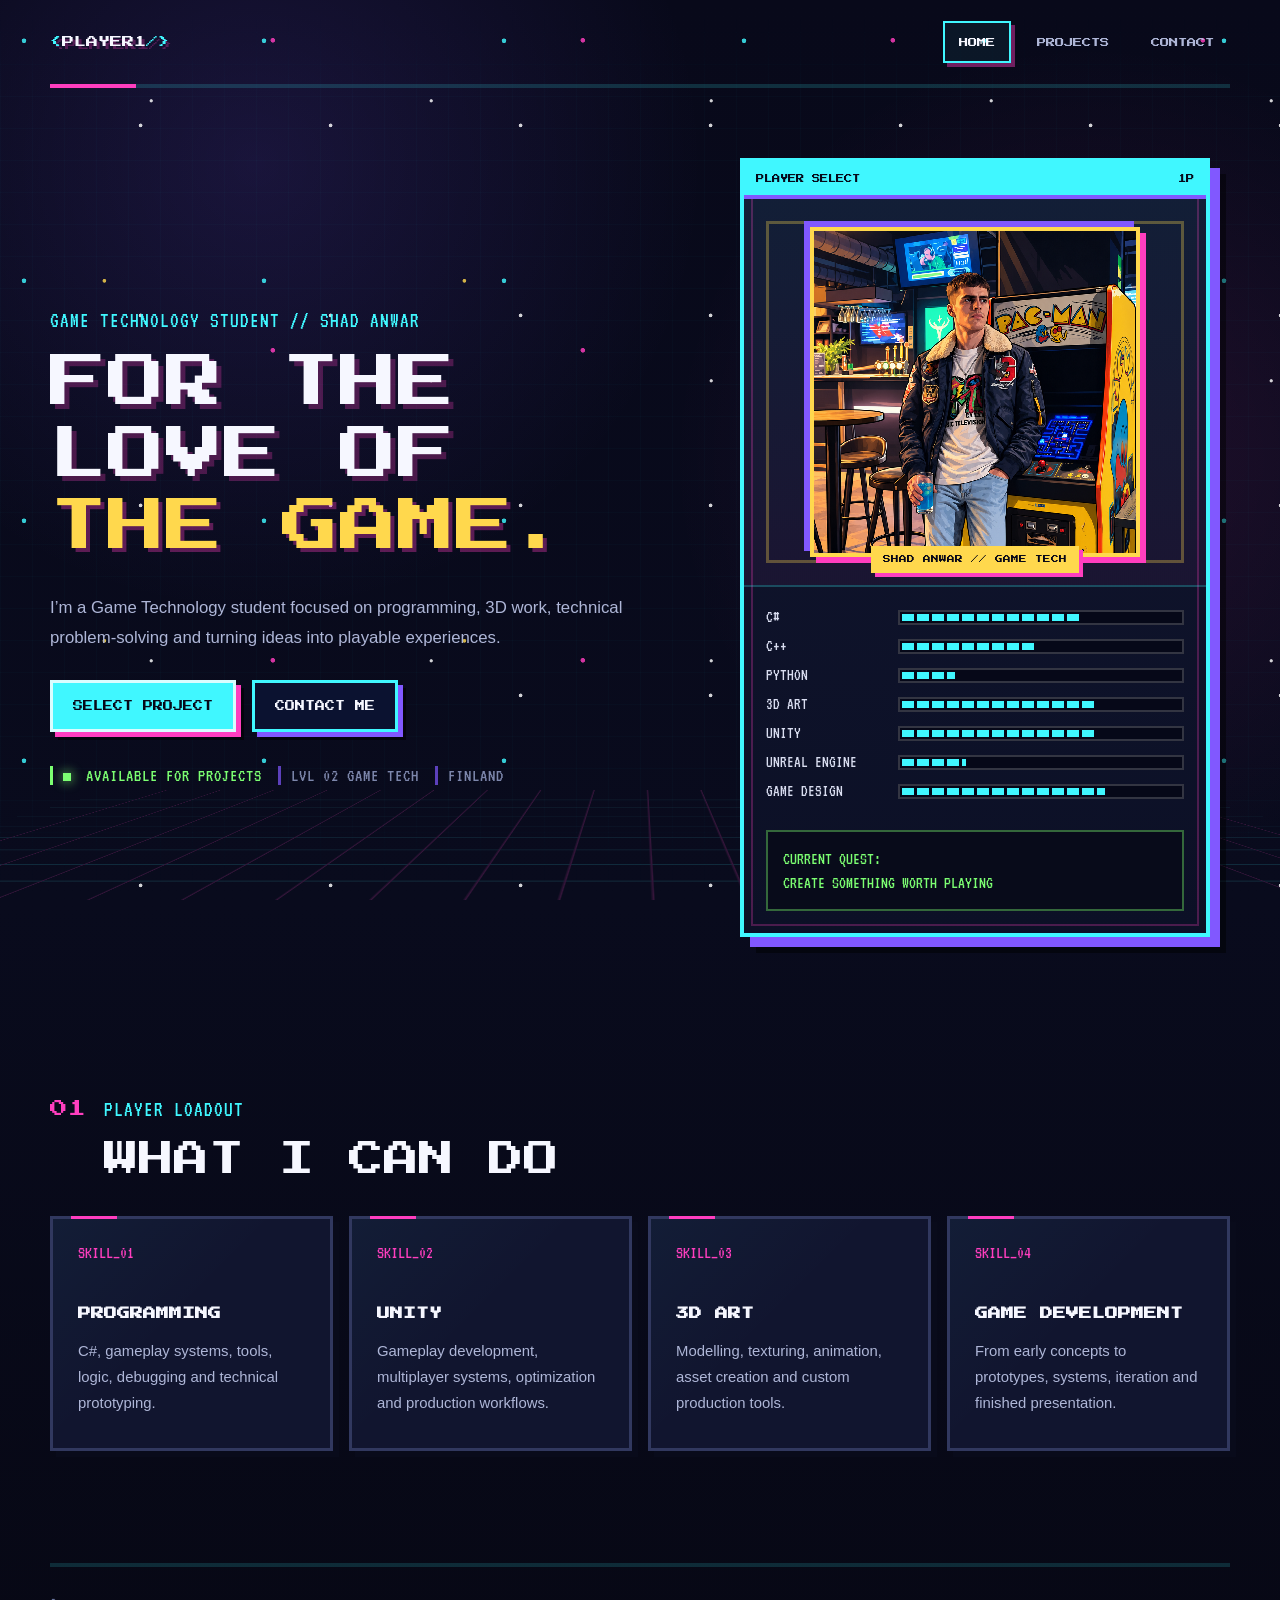
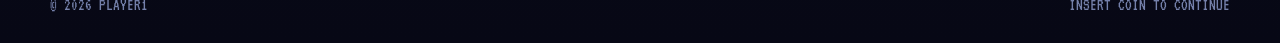
<file: index.html>
﻿<!DOCTYPE html>
<html lang="en">
<head>
  <meta charset="UTF-8" />
  <meta name="viewport" content="width=device-width, initial-scale=1.0" />
  <meta name="description" content="Game Technology student portfolio" />
  <title>PLAYER1 | Home</title>
  <link rel="stylesheet" href="styles.css" />
</head>
<body>
  <div class="pixel-stars" aria-hidden="true"></div>
  <header class="site-header">
  <a class="logo" href="index.html"><span class="logo-bracket">&lt;</span>PLAYER1<span class="logo-bracket">/&gt;</span></a>
  <button class="menu-toggle" aria-label="Toggle navigation" aria-expanded="false">MENU</button>
  <nav class="site-nav">
    <a class="active" href="index.html">HOME</a>
    <a href="projects.html">PROJECTS</a>
    <a href="contact.html">CONTACT</a>
  </nav>
</header>

  <main>
    <section class="hero page-shell">
      <div class="hero-copy">
        <p class="eyebrow">GAME TECHNOLOGY STUDENT // SHAD ANWAR</p>
        <h1>FOR THE LOVE OF <span> THE GAME.</span> </h1>

        <p class="hero-text">
          I’m a Game Technology student focused on programming, 3D work,
          technical problem-solving and turning ideas into playable experiences.
        </p>

        <div class="hero-actions">
          <a class="pixel-button primary" href="projects.html">SELECT PROJECT</a>
          <a class="pixel-button" href="contact.html">CONTACT ME</a>
        </div>

        <div class="status-bar">
          <span><i></i> AVAILABLE FOR PROJECTS</span>
          <span>LVL 02 GAME TECH</span>
          <span>FINLAND</span>
        </div>
      </div>

      <div class="hero-console" aria-label="Player profile">
        <div class="console-window">
          <div class="window-top"><span>PLAYER SELECT</span><span>1P</span></div>

          <div class="avatar-grid">
            <img class="profile-picture" src="IMG/profile_picture.png" alt="Pixel art profile portrait" style="width: min(330px, 92%);" />
            <div class="player-nameplate">SHAD ANWAR // GAME TECH</div>
          </div>

          <div class="stat-list">
              <div class="stat"><span>C#</span><div class="meter"><b style="width: 64%"></b></div></div>
              <div class="stat"><span>C++</span><div class="meter"><b style="width: 48%"></b></div></div>
              <div class="stat"><span>PYTHON</span><div class="meter"><b style="width: 19%"></b></div></div>
              <div class="stat"><span>3D ART</span><div class="meter"><b style="width: 69%"></b></div></div>
              <div class="stat"><span>UNITY</span><div class="meter"><b style="width: 70%"></b></div></div>
              <div class="stat"><span>UNREAL ENGINE</span><div class="meter"><b style="width: 23%"></b></div></div>
              <div class="stat"><span>GAME DESIGN</span><div class="meter"><b style="width: 73%"></b></div></div>
          </div>

          <div class="console-message">CURRENT QUEST:<br />CREATE SOMETHING WORTH PLAYING</div>
        </div>
      </div>
    </section>

    <section class="skills-section page-shell">
      <div class="section-heading">
        <span>01</span>
        <div><p class="eyebrow">PLAYER LOADOUT</p><h2>WHAT I CAN DO</h2></div>
      </div>

      <div class="skill-grid">
        <article class="tech-card"><span class="card-id">SKILL_01</span><h3>PROGRAMMING</h3><p>C#, gameplay systems, tools, logic, debugging and technical prototyping.</p></article>
        <article class="tech-card"><span class="card-id">SKILL_02</span><h3>UNITY</h3><p>Gameplay development, multiplayer systems, optimization and production workflows.</p></article>
        <article class="tech-card"><span class="card-id">SKILL_03</span><h3>3D ART</h3><p>Modelling, texturing, animation, asset creation and custom production tools.</p></article>
        <article class="tech-card"><span class="card-id">SKILL_04</span><h3>GAME DEVELOPMENT</h3><p>From early concepts to prototypes, systems, iteration and finished presentation.</p></article>
      </div>
    </section>
  </main>

  <footer class="site-footer page-shell"><span>© 2026 PLAYER1</span><span>INSERT COIN TO CONTINUE</span></footer>
  <script src="script.js"></script>
</body>
</html>
</file>
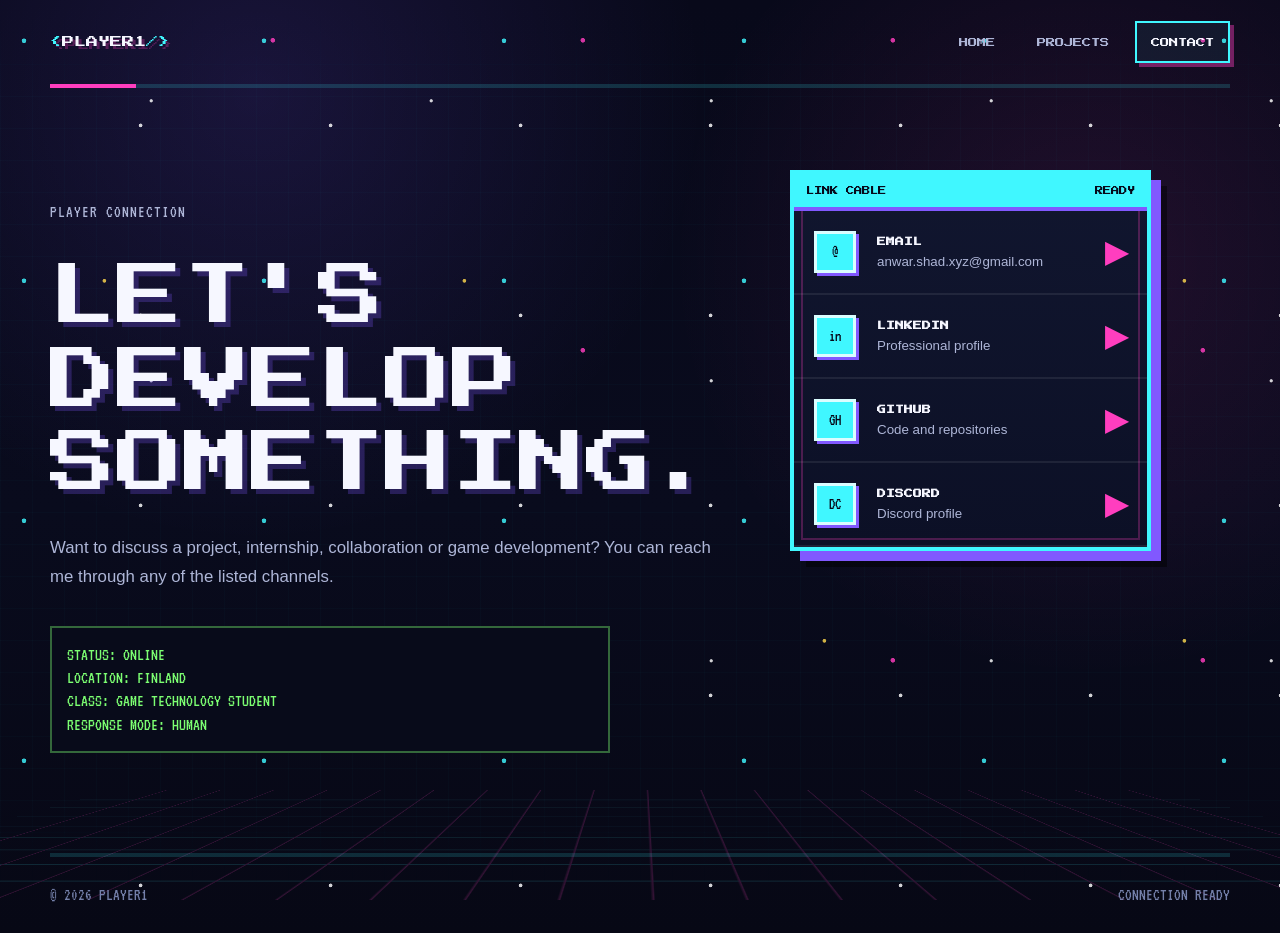
<file: contact.html>
<!DOCTYPE html>
<html lang="en">
<head>
  <meta charset="UTF-8" />
  <meta name="viewport" content="width=device-width, initial-scale=1.0" />
  <meta name="description" content="Contact a Game Technology student" />
  <title>PLAYER1 | Contact</title>
  <link rel="stylesheet" href="styles.css" />
</head>
<body>
  <div class="pixel-stars" aria-hidden="true"></div>
  <header class="site-header">
  <a class="logo" href="index.html"><span class="logo-bracket">&lt;</span>PLAYER1<span class="logo-bracket">/&gt;</span></a>
  <button class="menu-toggle" aria-label="Toggle navigation" aria-expanded="false">MENU</button>
  <nav class="site-nav">
    <a href="index.html">HOME</a>
    <a href="projects.html">PROJECTS</a>
    <a class="active" href="contact.html">CONTACT</a>
  </nav>
</header>

  <main class="page-shell page-content">
    <section class="contact-layout">
      <div class="contact-copy">
        <p class="eyebrow">PLAYER CONNECTION</p>
        <h1>LET'S DEVELOP SOMETHING.</h1>
        <p>Want to discuss a project, internship, collaboration or game development? You can reach me through any of the listed channels.</p>

        <div class="contact-terminal">STATUS: ONLINE<br />LOCATION: FINLAND<br />CLASS: GAME TECHNOLOGY STUDENT<br />RESPONSE MODE: HUMAN</div>
      </div>

      <section class="contact-panel">
        <div class="window-top"><span>LINK CABLE</span><span>READY</span></div>

        <a class="social-link" href="mailto:anwar.shad.xyz@gmail.com">
          <span class="social-icon">@</span><span><strong>EMAIL</strong><small>anwar.shad.xyz@gmail.com</small></span><b>▶</b>
        </a>

        <a class="social-link" href="https://www.linkedin.com/in/shad-anwar-730194358/" target="_blank" rel="noopener noreferrer">
          <span class="social-icon">in</span><span><strong>LINKEDIN</strong><small>Professional profile</small></span><b>▶</b>
        </a>

        <a class="social-link" href="https://github.com/PLAY3R-ONE" target="_blank" rel="noopener noreferrer">
          <span class="social-icon">GH</span><span><strong>GITHUB</strong><small>Code and repositories</small></span><b>▶</b>
        </a>

        <a class="social-link" href="https://discord.com/users/529649569995423897" target="_blank" rel="noopener noreferrer">
          <span class="social-icon">DC</span><span><strong>DISCORD</strong><small>Discord profile</small></span><b>▶</b>
        </a>
      </section>
    </section>
  </main>

  <footer class="site-footer page-shell"><span>© 2026 PLAYER1</span><span>CONNECTION READY</span></footer>
  <script src="script.js"></script>
</body>
</html>
</file>
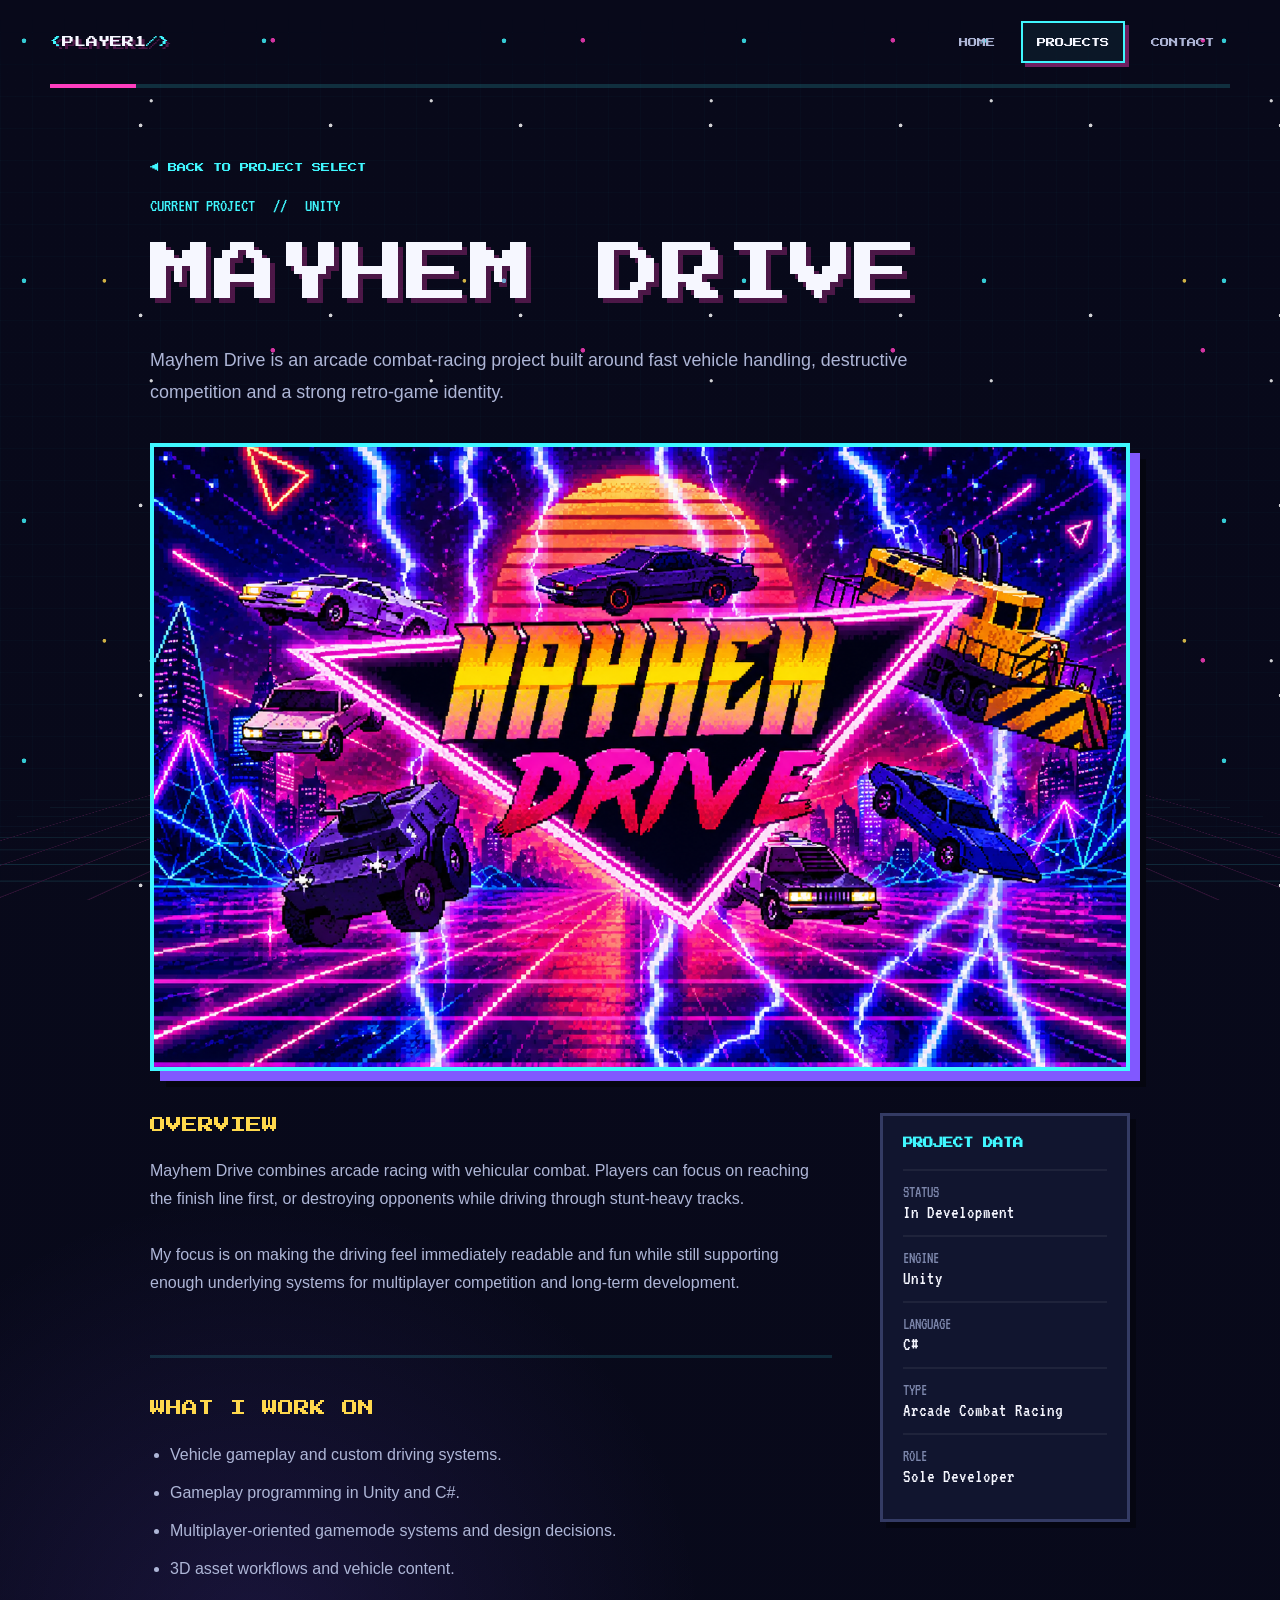
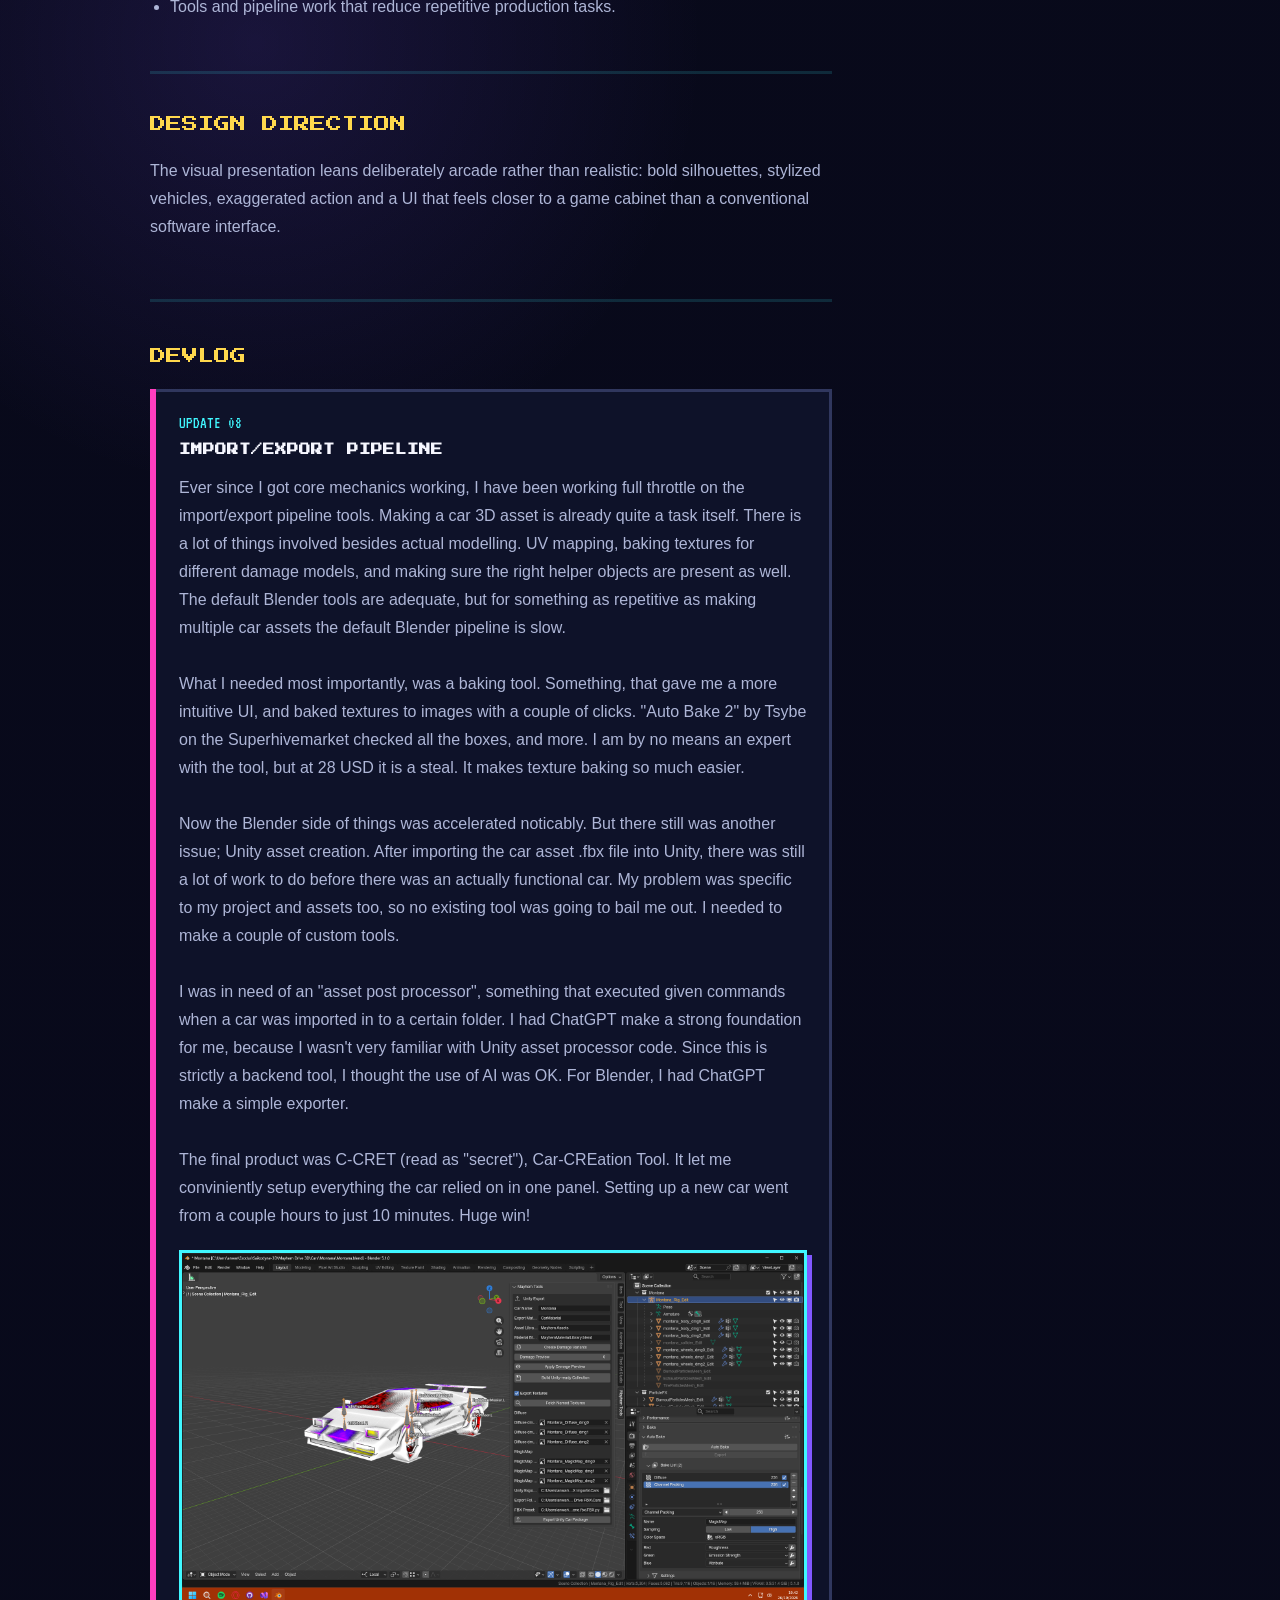
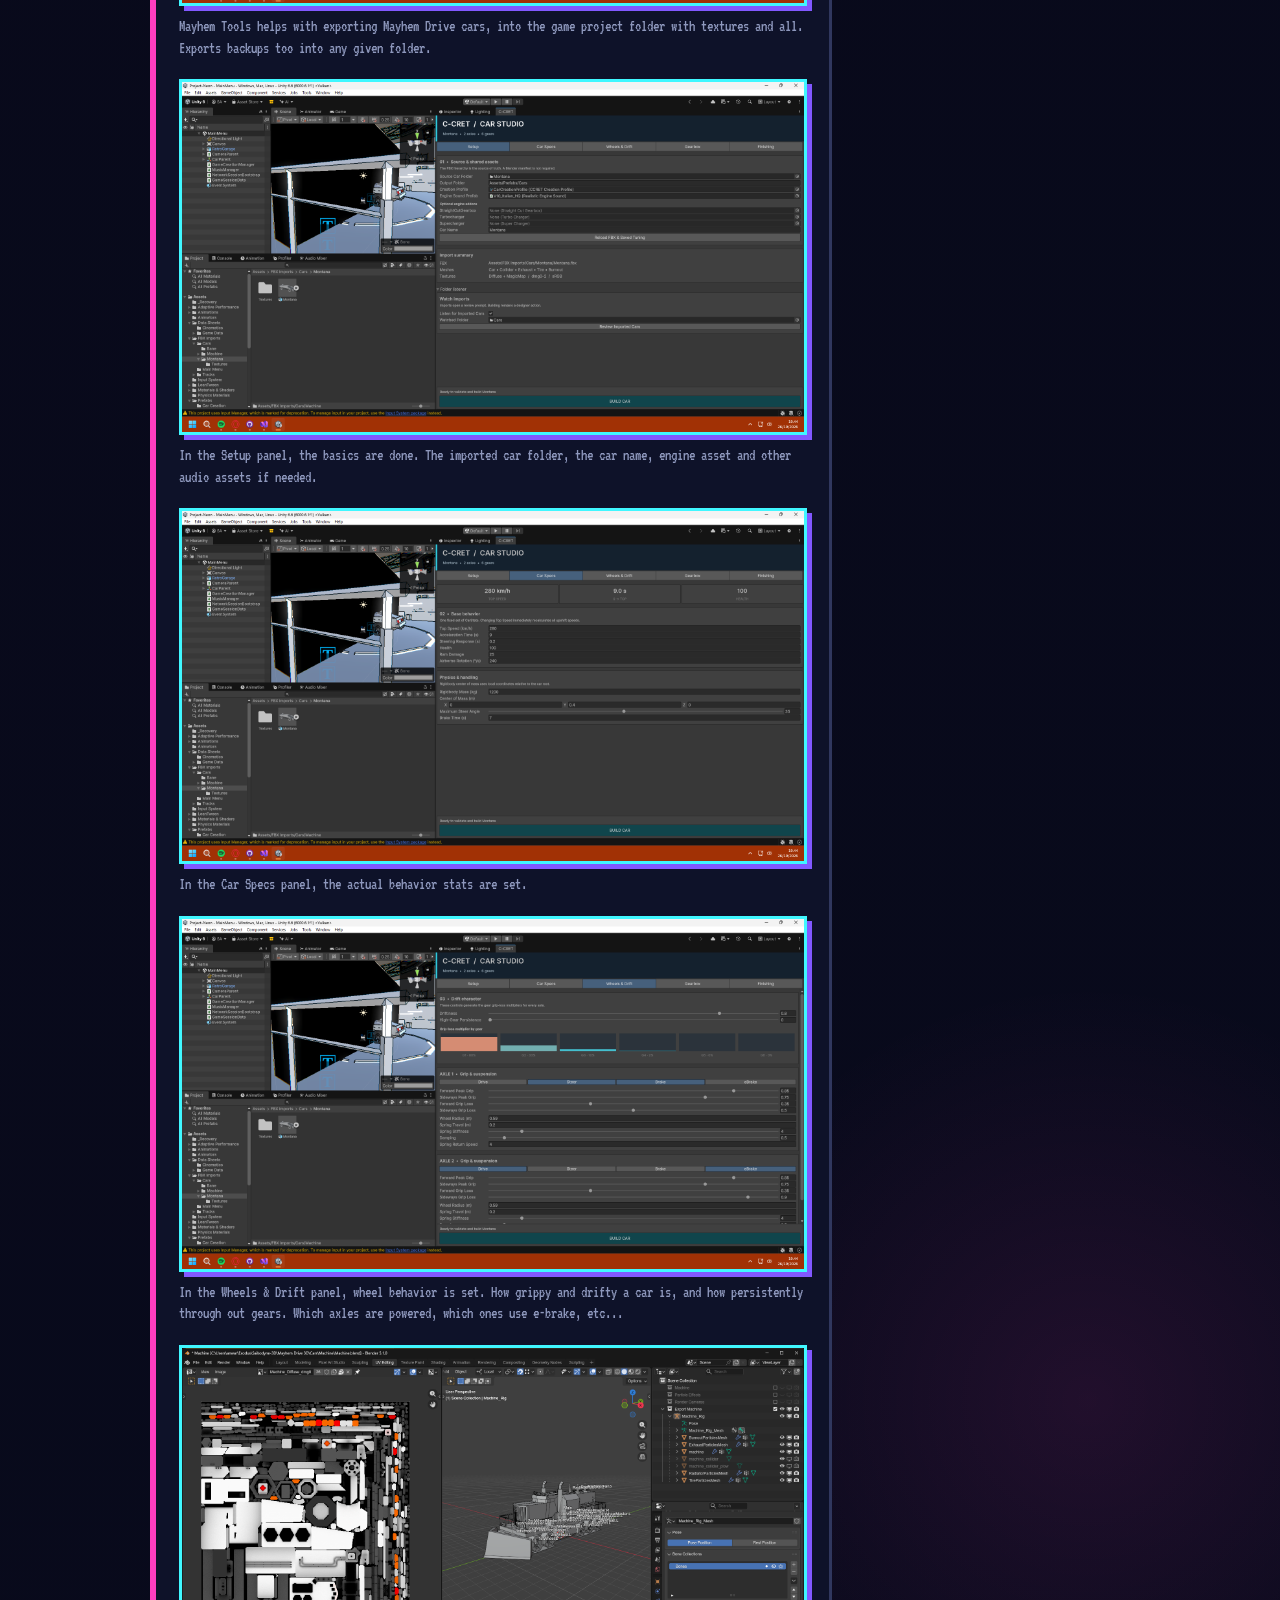
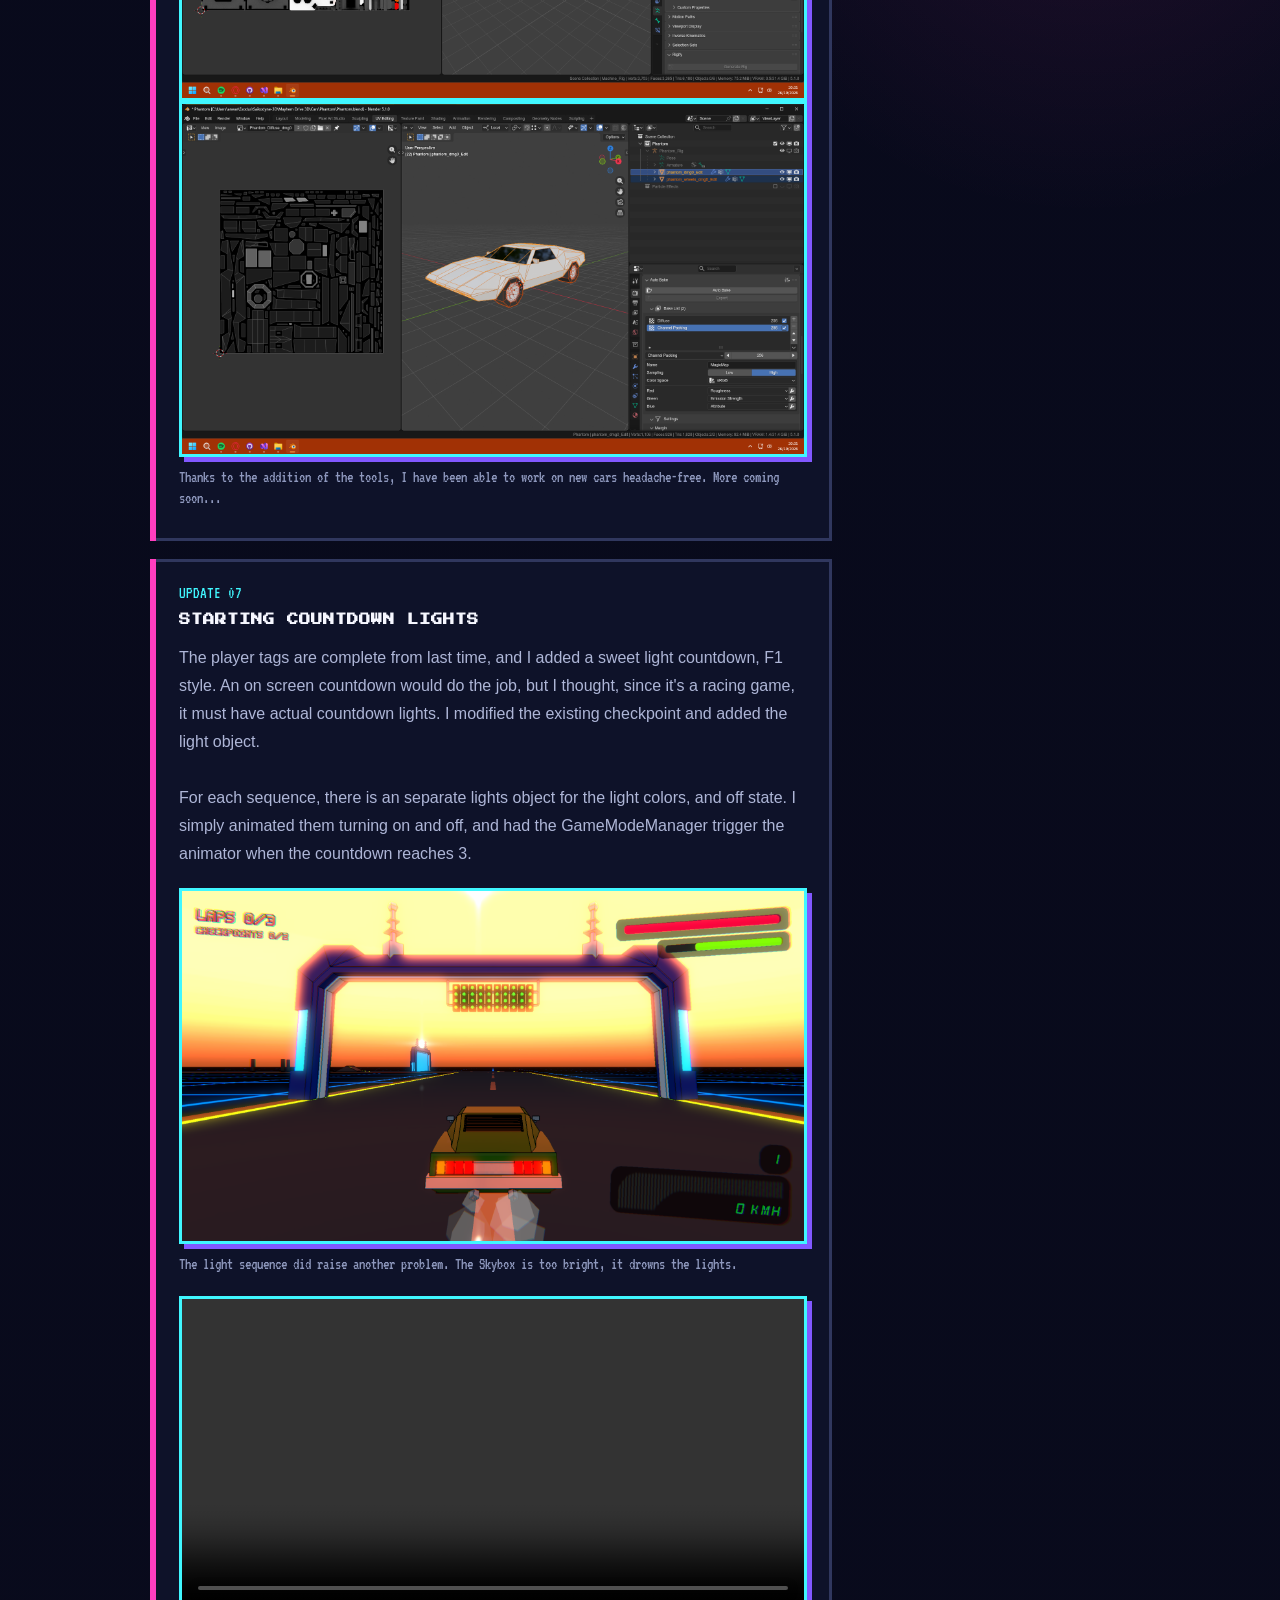
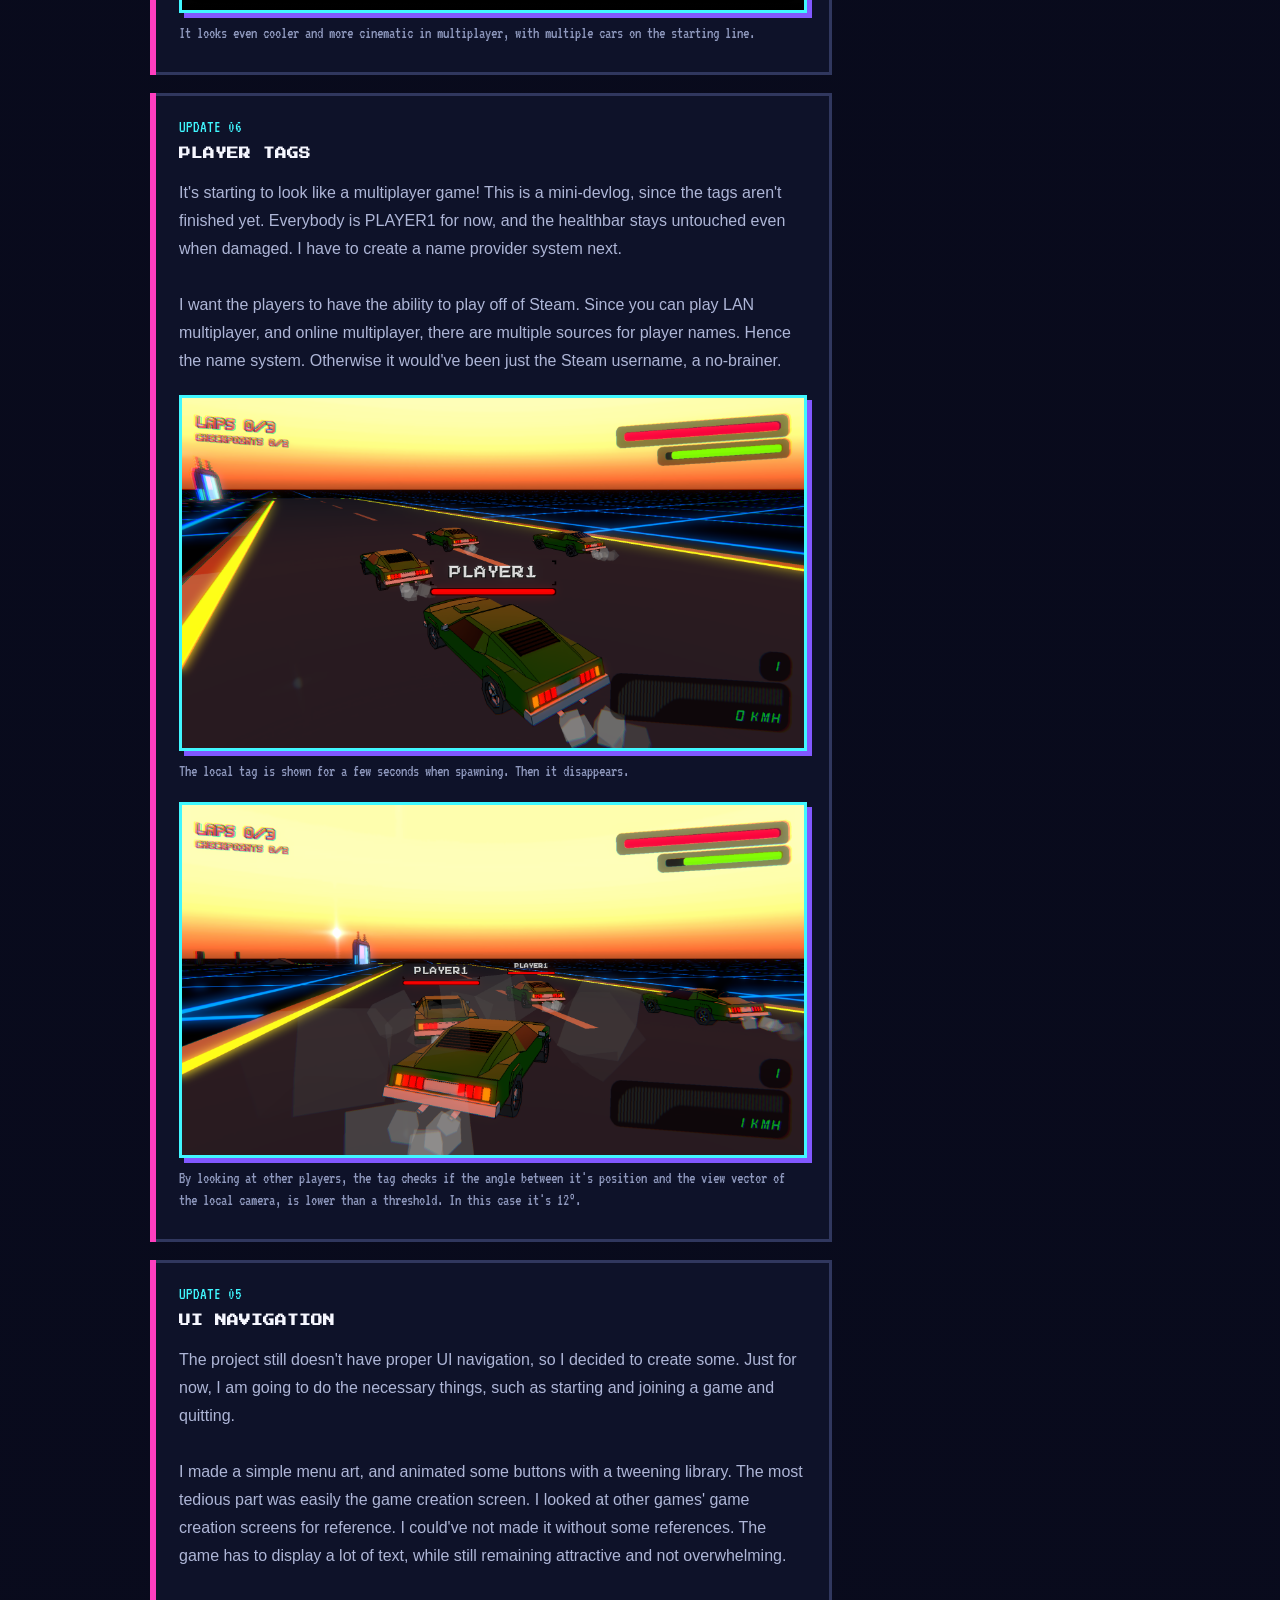
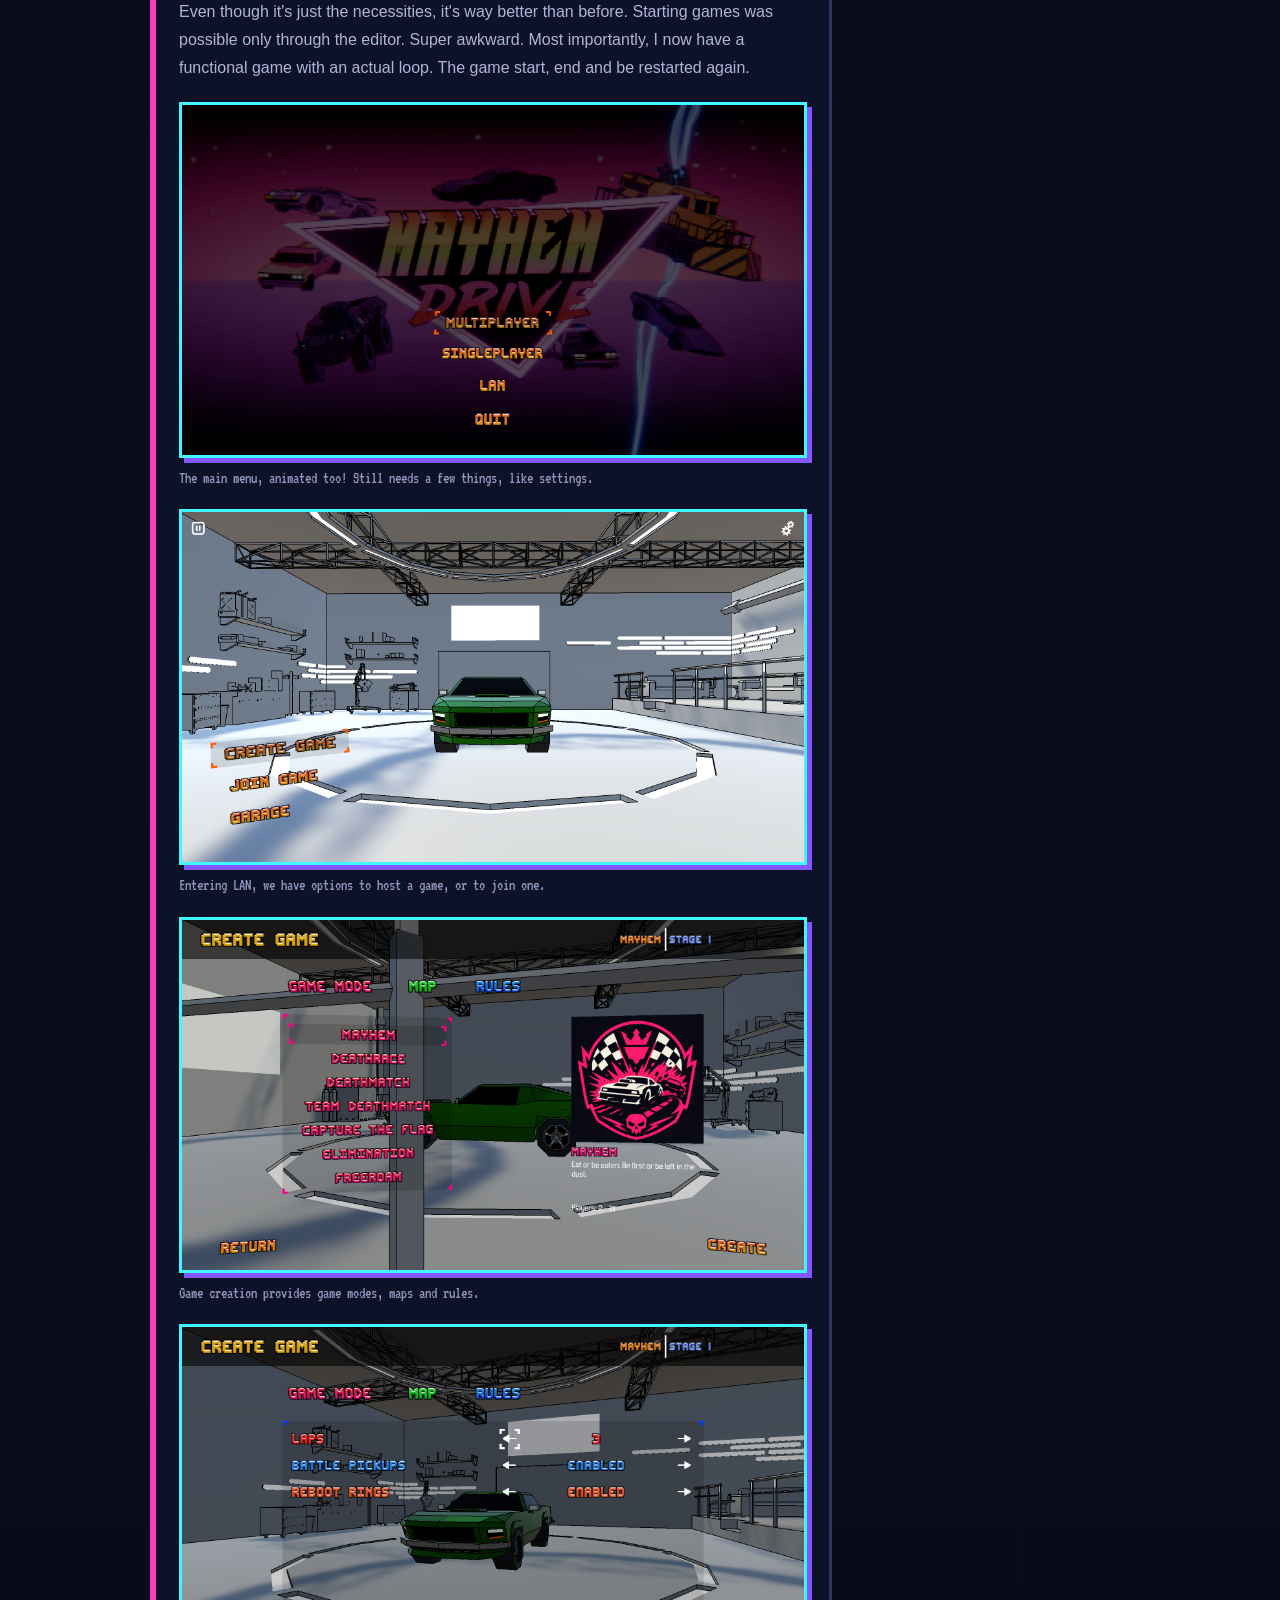
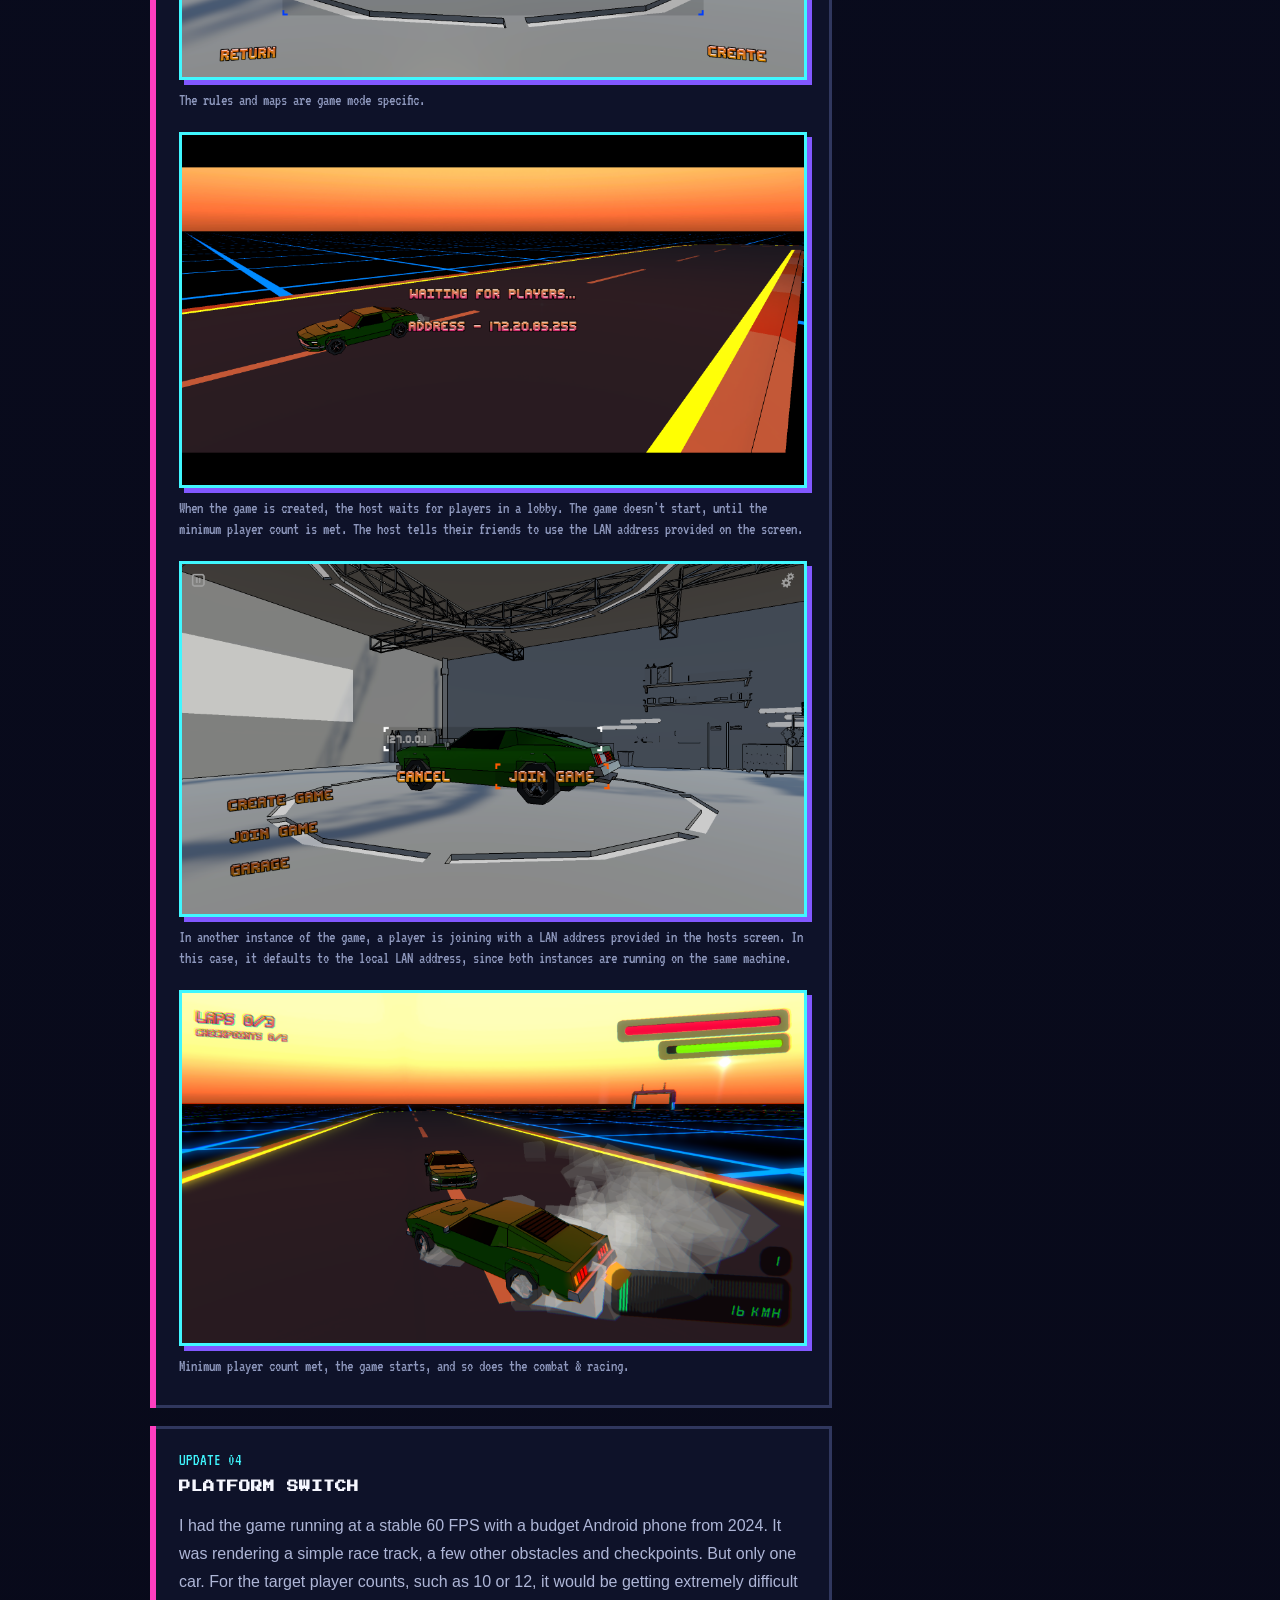
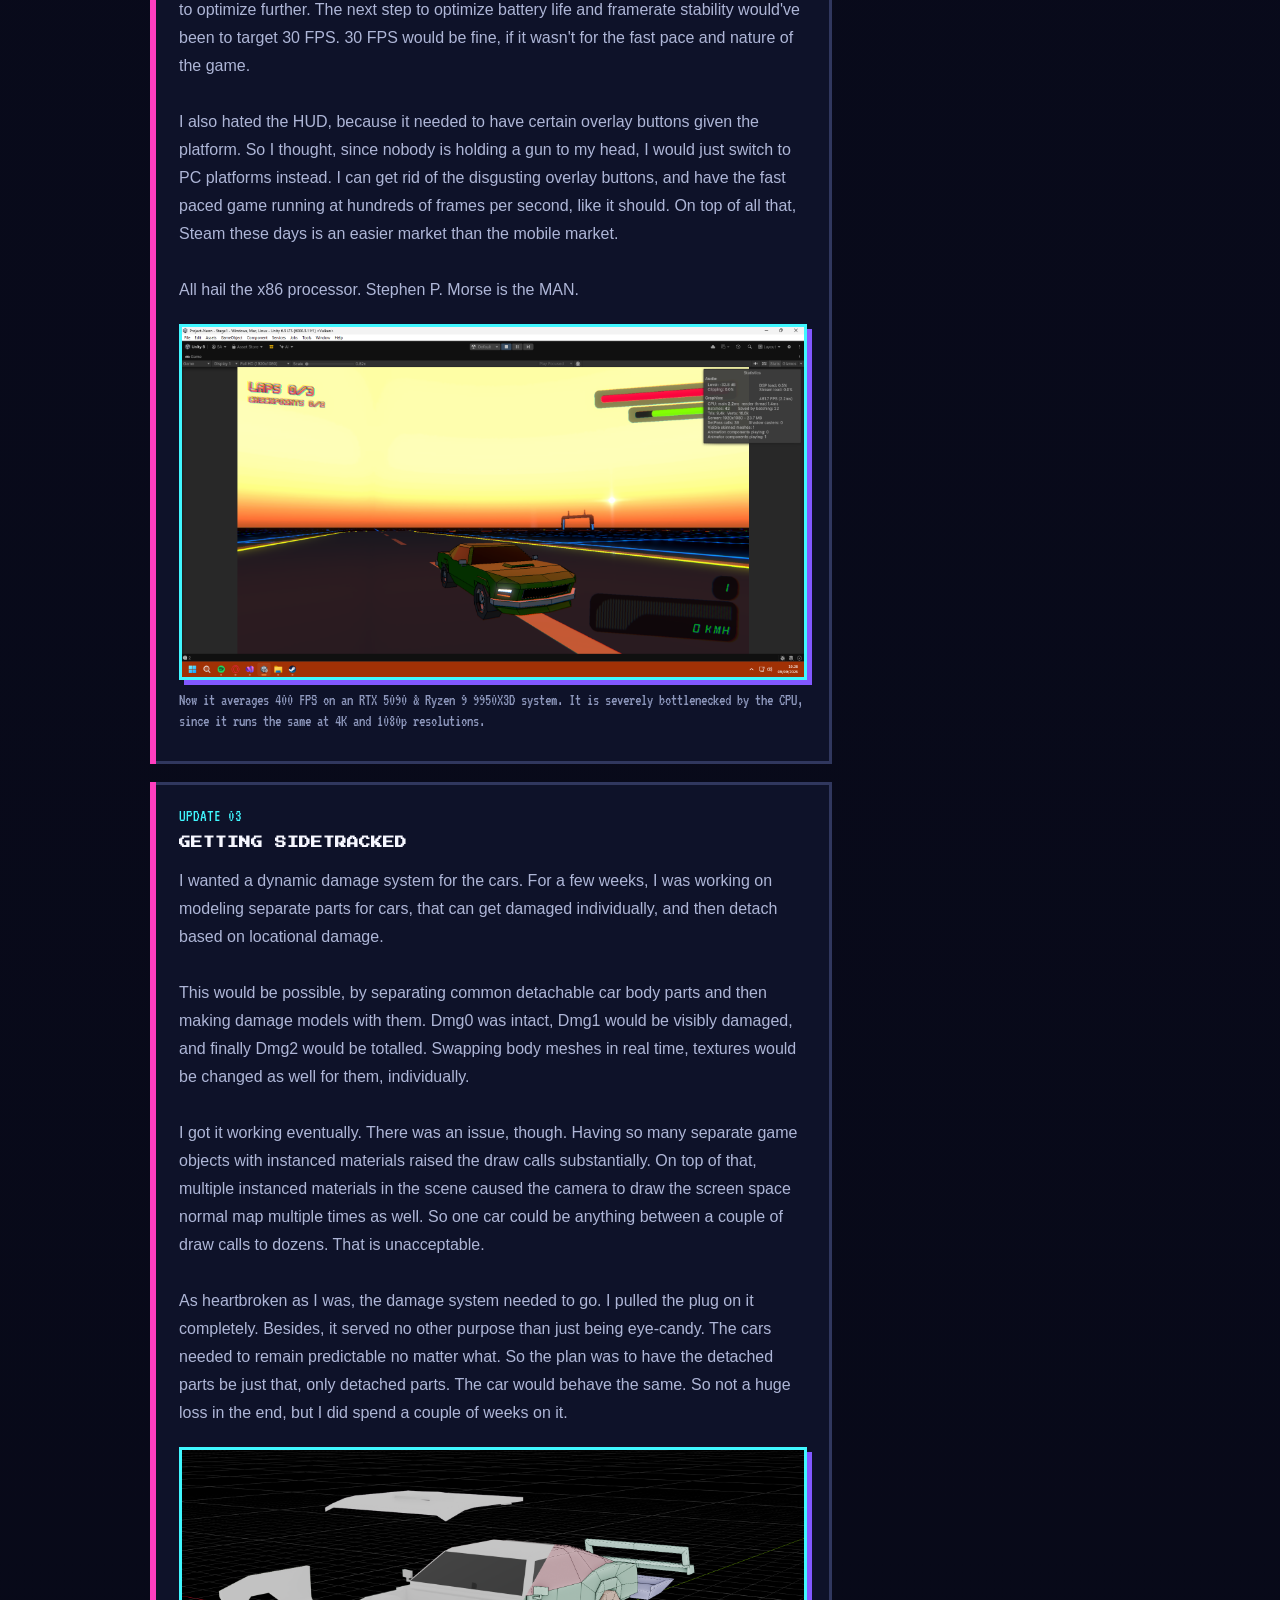
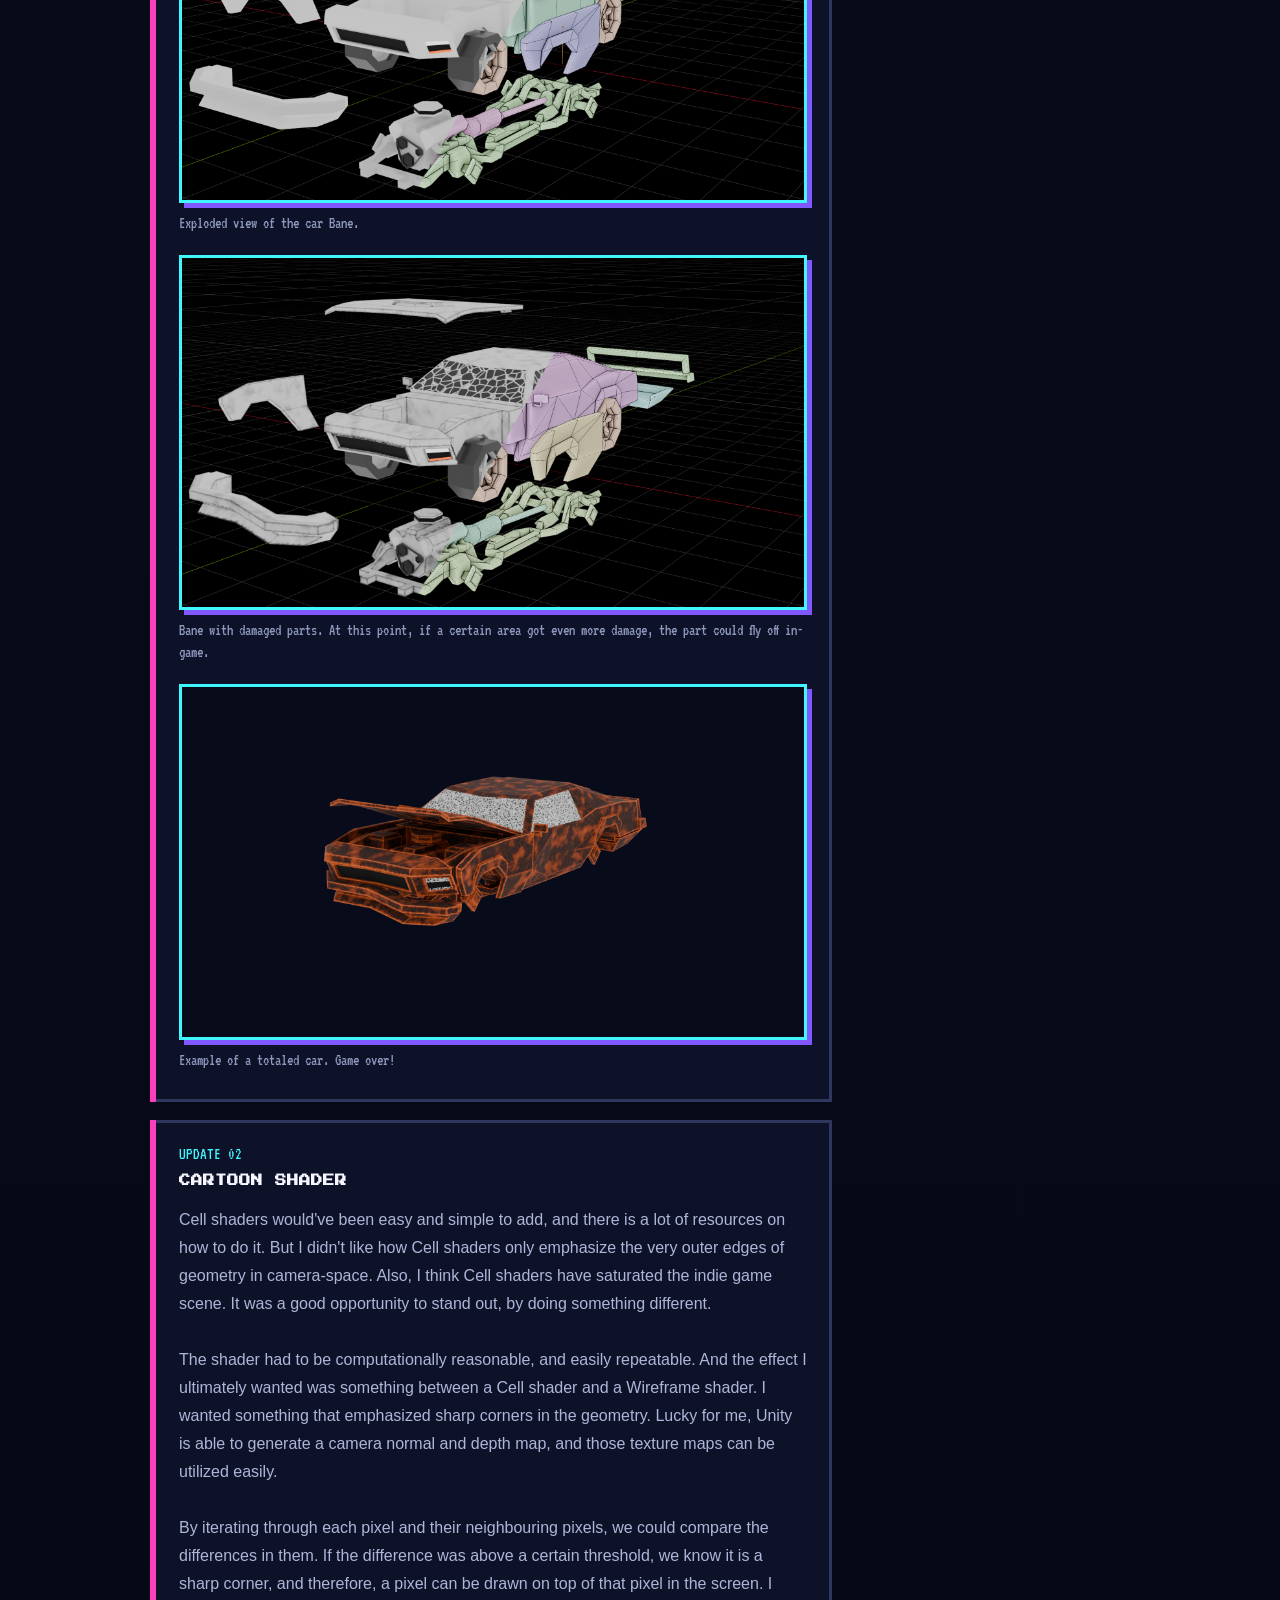
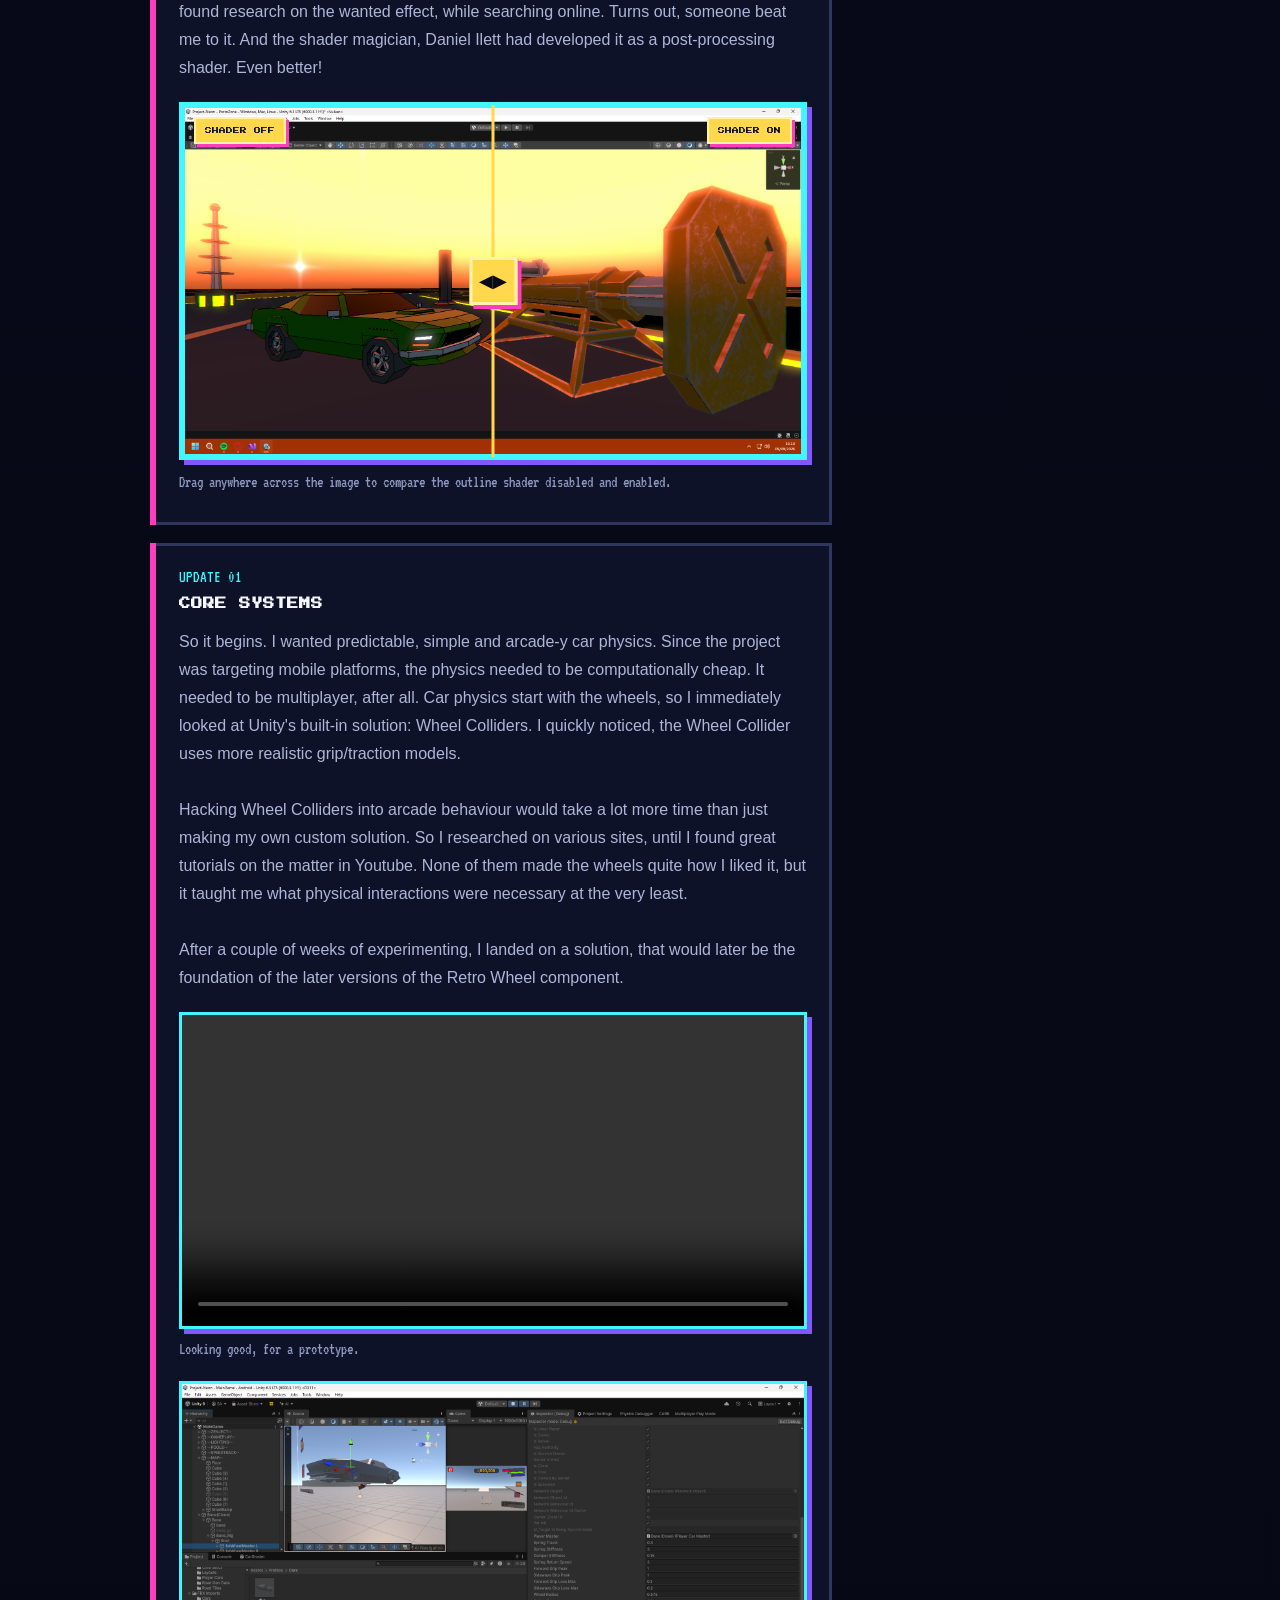
<file: project-mayhem-drive.html>
<!DOCTYPE html>
<html lang="en">
<head>
  <meta charset="UTF-8" />
  <meta name="viewport" content="width=device-width, initial-scale=1.0" />
  <meta name="description" content="Mayhem Drive project write-up" />
  <title>PLAYER1 | Mayhem Drive</title>
  <link rel="stylesheet" href="styles.css" />
</head>
<body>
  <div class="pixel-stars" aria-hidden="true"></div>
  <header class="site-header">
  <a class="logo" href="index.html"><span class="logo-bracket">&lt;</span>PLAYER1<span class="logo-bracket">/&gt;</span></a>
  <button class="menu-toggle" aria-label="Toggle navigation" aria-expanded="false">MENU</button>
  <nav class="site-nav">
    <a href="index.html">HOME</a>
    <a class="active" href="projects.html">PROJECTS</a>
    <a href="contact.html">CONTACT</a>
  </nav>
</header>

  <main class="article-shell project-article">
    <a class="pixel-link" href="projects.html">◀ BACK TO PROJECT SELECT</a>
    <div class="article-kicker"><span>CURRENT PROJECT</span><span>//</span><span>UNITY</span></div>
    <h1>Mayhem Drive</h1>
    <p class="article-lede">Mayhem Drive is an arcade combat-racing project built around fast vehicle handling, destructive competition and a strong retro-game identity.</p>

    <figure class="article-hero"><img src="IMG/mayhem-drive.png" alt="Mayhem Drive artwork" /></figure>

    <div class="article-layout">
      <article class="article-main">
        <section class="article-section">
          <h2>OVERVIEW</h2>
          <p>
            Mayhem Drive combines arcade racing with vehicular combat. Players can focus on reaching the finish line first, 
            or destroying opponents while driving through stunt-heavy tracks.
            <br><br>
            My focus is on making the driving feel immediately readable and fun while still supporting enough underlying 
            systems for multiplayer competition and long-term development.
          </p>          
        </section>

        <section class="article-section">
          <h2>WHAT I WORK ON</h2>
          <ul>
            <li>Vehicle gameplay and custom driving systems.</li>
            <li>Gameplay programming in Unity and C#.</li>
            <li>Multiplayer-oriented gamemode systems and design decisions.</li>
            <li>3D asset workflows and vehicle content.</li>
            <li>Tools and pipeline work that reduce repetitive production tasks.</li>
          </ul>
        </section>

        <section class="article-section">
          <h2>DESIGN DIRECTION</h2>
          <p>The visual presentation leans deliberately arcade rather than realistic: bold silhouettes, stylized vehicles, exaggerated action and a UI that feels closer to a game cabinet than a conventional software interface.</p>
        </section>

        <section class="devlog">
            <h2>DEVLOG</h2>

            <article class="devlog-entry" data-order="7">
                <time>UPDATE 08</time>
                <h3>IMPORT/EXPORT PIPELINE</h3>
                <p>
                    Ever since I got core mechanics working, I have been working full throttle on the import/export
                    pipeline tools. Making a car 3D asset is already quite a task itself. There is a lot of things
                    involved besides actual modelling. UV mapping, baking textures for different damage models, and
                    making sure the right helper objects are present as well. The default Blender tools are adequate,
                    but for something as repetitive as making multiple car assets the default Blender pipeline is slow.
                    <br><br>
                    What I needed most importantly, was a baking tool. Something, that gave me a more intuitive UI,
                    and baked textures to images with a couple of clicks. "Auto Bake 2" by Tsybe on the Superhivemarket
                    checked all the boxes, and more. I am by no means an expert with the tool, but at 28 USD it is a
                    steal. It makes texture baking so much easier.
                    <br><br>
                    Now the Blender side of things was accelerated noticably. But there still was another issue; Unity
                    asset creation. After importing the car asset .fbx file into Unity, there was still a lot of work
                    to do before there was an actually functional car. My problem was specific to my project and assets
                    too, so no existing tool was going to bail me out. I needed to make a couple of custom tools.
                    <br><br>
                    I was in need of an "asset post processor", something that executed given commands when a car was
                    imported in to a certain folder. I had ChatGPT make a strong foundation for me, because I wasn't very
                    familiar with Unity asset processor code. Since this is strictly a backend tool, I thought the
                    use of AI was OK. For Blender, I had ChatGPT make a simple exporter. 
                    <br><br>
                    The final product was C-CRET (read as "secret"), Car-CREation Tool. It let me conviniently setup
                    everything the car relied on in one panel. Setting up a new car went from a couple hours to
                    just 10 minutes. Huge win!
                </p>

                <div class="devlog-media">
                    <figure>
                        <img src="IMG/mayhem-tools1.png" alt="Mayhem Tools">
                        <figcaption>
                            Mayhem Tools helps with exporting Mayhem Drive cars, into the game project folder with
                            textures and all. Exports backups too into any given folder.
                        </figcaption>
                    </figure>
                </div>

                <div class="devlog-media">
                    <figure>
                        <img src="IMG/CCRET-1.png" alt="Mayhem Tools">
                        <figcaption>
                            In the Setup panel, the basics are done. The imported car folder, the car name, engine asset and
                            other audio assets if needed.
                        </figcaption>
                    </figure>
                </div>

                <div class="devlog-media">
                    <figure>
                        <img src="IMG/CCRET-2.png" alt="Mayhem Tools">
                        <figcaption>
                            In the Car Specs panel, the actual behavior stats are set.
                        </figcaption>
                    </figure>
                </div>

                <div class="devlog-media">
                    <figure>
                        <img src="IMG/CCRET-3.png" alt="Mayhem Tools">
                        <figcaption>
                            In the Wheels & Drift panel, wheel behavior is set. How grippy and drifty a car is, and
                            how persistently through out gears. Which axles are powered, which ones use e-brake, etc...
                        </figcaption>
                    </figure>
                </div>

                <div class="devlog-media">
                    <figure>
                        <img src="IMG/machine-uv1.png" alt="Mayhem Tools">
                        <img src="IMG/phantom-uv1.png" alt="Mayhem Tools">
                        <figcaption>
                            Thanks to the addition of the tools, I have been able to work on new cars headache-free. More
                            coming soon...
                        </figcaption>
                    </figure>
                </div>

            </article>

            <article class="devlog-entry" data-order="7">
                <time>UPDATE 07</time>
                <h3>STARTING COUNTDOWN LIGHTS</h3>
                <p>
                    The player tags are complete from last time, and I added a sweet light countdown,
                    F1 style. An on screen countdown would do the job, but I thought, since it's a
                    racing game, it must have actual countdown lights. I modified the existing checkpoint
                    and added the light object.
                    <br><br>
                    For each sequence, there is an separate lights object for the light colors, and off state.
                    I simply animated them turning on and off, and had the GameModeManager trigger the animator
                    when the countdown reaches 3.
                </p>

                <div class="devlog-media">
                    <figure>
                        <img src="IMG/mayhem-drive-countdown2.png" alt="Countdown light sequence.">
                        <figcaption>
                            The light sequence did raise another problem. The Skybox is too bright, it
                            drowns the lights.
                        </figcaption>
                    </figure>
                </div>

                <div class="devlog-media">
                    <figure class="devlog-video">
                        <video controls preload="metadata">
                            <source src="IMG/mayhem-drive-countdown1.mp4" type="video/mp4">
                            Your browser does not support HTML5 video.
                        </video>
                        <figcaption>
                            It looks even cooler and more cinematic in multiplayer, with multiple cars on the
                            starting line.
                        </figcaption>
                    </figure>
                </div>

            </article>

            <article class="devlog-entry" data-order="6">
                <time>UPDATE 06</time>
                <h3>PLAYER TAGS</h3>
                <p>
                    It's starting to look like a multiplayer game! This is a mini-devlog, since
                    the tags aren't finished yet. Everybody is PLAYER1 for now, and the healthbar
                    stays untouched even when damaged. I have to create a name provider system next.
                    <br><br>
                    I want the players to have the ability to play off of Steam. Since you can
                    play LAN multiplayer, and online multiplayer, there are multiple
                    sources for player names. Hence the name system. Otherwise it would've
                    been just the Steam username, a no-brainer.
                </p>

                <div class="devlog-media">
                    <figure>
                        <img src="IMG/nametags1.png">
                        <figcaption>
                            The local tag is shown for a few seconds when spawning.
                            Then it disappears.
                        </figcaption>
                    </figure>
                </div>

                <div class="devlog-media">
                    <figure>
                        <img src="IMG/nametags2.png">
                        <figcaption>
                            By looking at other players, the tag checks if the angle between it's position
                            and the view vector of the local camera, is lower than a threshold.
                            In this case it's 12°.
                        </figcaption>
                    </figure>
                </div>

            </article>

            <article class="devlog-entry" data-order="5">
                <time>UPDATE 05</time>
                <h3>UI NAVIGATION</h3>
                <p>
                    The project still doesn't have proper UI navigation, so I decided to create
                    some. Just for now, I am going to do the necessary things, such as starting
                    and joining a game and quitting.
                    <br><br>
                    I made a simple menu art, and animated some buttons with a tweening library.
                    The most tedious part was easily the game creation screen. I looked at other
                    games' game creation screens for reference. I could've not made it without
                    some references. The game has to display a lot of text, while still remaining
                    attractive and not overwhelming.
                    <br><br>
                    Even though it's just the necessities, it's way better than before. Starting
                    games was possible only through the editor. Super awkward. Most importantly,
                    I now have a functional game with an actual loop. The game start, end and be
                    restarted again.
                </p>

                <div class="devlog-media">
                    <figure>
                        <img src="IMG/ui-nav1.png">
                        <figcaption>The main menu, animated too! Still needs a few things, like settings. </figcaption>
                    </figure>
                </div>

                <div class="devlog-media">
                    <figure>
                        <img src="IMG/ui-nav2.png">
                        <figcaption>Entering LAN, we have options to host a game, or to join one.</figcaption>
                    </figure>
                </div>

                <div class="devlog-media">
                    <figure>
                        <img src="IMG/ui-nav3.png">
                        <figcaption>Game creation provides game modes, maps and rules.</figcaption>
                    </figure>
                </div>

                <div class="devlog-media">
                    <figure>
                        <img src="IMG/ui-nav4.png">
                        <figcaption>The rules and maps are game mode specific.</figcaption>
                    </figure>
                </div>

                <div class="devlog-media">
                    <figure>
                        <img src="IMG/ui-nav-host.png">
                        <figcaption>
                            When the game is created, the host waits for players in a lobby.
                            The game doesn't start, until the minimum player count is met. The host tells
                            their friends to use the LAN address provided on the screen.
                        </figcaption>
                    </figure>
                </div>

                <div class="devlog-media">
                    <figure>
                        <img src="IMG/ui-nav-join.png">
                        <figcaption>
                            In another instance of the game, a player is joining with a LAN address provided
                            in the hosts screen. In this case, it defaults to the local LAN address, since
                            both instances are running on the same machine.
                        </figcaption>
                    </figure>
                </div>

                <div class="devlog-media">
                    <figure>
                        <img src="IMG/multiplayer1.png">
                        <figcaption>
                            Minimum player count met, the game starts, and so does the combat & racing.
                        </figcaption>
                    </figure>
                </div>

            </article>

            <article class="devlog-entry" data-order="4">
                <time>UPDATE 04</time>
                <h3>PLATFORM SWITCH</h3>
                <p>
                    I had the game running at a stable 60 FPS with a budget Android
                    phone from 2024. It was rendering a simple race track, a few other
                    obstacles and checkpoints. But only one car. For the target player
                    counts, such as 10 or 12, it would be getting extremely difficult
                    to optimize further. The next step to optimize battery life and
                    framerate stability would've been to target 30 FPS. 30 FPS would
                    be fine, if it wasn't for the fast pace and nature of the game.
                    <br><br>
                    I also hated the HUD, because it needed to have certain overlay buttons
                    given the platform. So I thought, since nobody is holding a gun
                    to my head, I would just switch to PC platforms instead. I can
                    get rid of the disgusting overlay buttons, and have the fast paced
                    game running at hundreds of frames per second, like it should. On top
                    of all that, Steam these days is an easier market than the mobile market.
                    <br><br>
                    All hail the x86 processor. Stephen P. Morse is the MAN.
                </p>

                <div class="devlog-media">
                    <figure>
                        <img src="IMG/platform-switch1.png">
                        <figcaption>
                            Now it averages 400 FPS on an RTX 5090 & Ryzen 9 9950X3D system. It is severely
                            bottlenecked by the CPU, since it runs the same at 4K and 1080p resolutions.
                        </figcaption>
                    </figure>
                </div>

            </article>

            <article class="devlog-entry" data-order="3">
                <time>UPDATE 03</time>
                <h3>GETTING SIDETRACKED</h3>
                <p>
                    I wanted a dynamic damage system for the cars. For a few weeks, I was working on modeling separate
                    parts for cars, that can get damaged individually, and then detach based on locational damage.
                    <br><br>
                    This would be possible, by separating common detachable car body parts and then making damage models
                    with them. Dmg0 was intact, Dmg1 would be visibly damaged, and finally Dmg2 would be totalled.
                    Swapping body meshes in real time, textures would be changed as well for them,
                    individually.
                    <br><br>
                    I got it working eventually. There was an issue, though. Having so many separate game objects with
                    instanced materials raised the draw calls substantially. On top of that, multiple instanced materials
                    in the scene caused the camera to draw the screen space normal map multiple times as well. So one
                    car could be anything between a couple of draw calls to dozens. That is unacceptable.
                    <br><br>
                    As heartbroken as I was, the damage system needed to go. I pulled the plug on it completely. Besides,
                    it served no other purpose than just being eye-candy. The cars needed to remain predictable no matter
                    what. So the plan was to have the detached parts be just that, only detached parts. The car would
                    behave the same. So not a huge loss in the end, but I did spend a couple of weeks on it.
                </p>

                <div class="devlog-media">
                    <figure>
                        <img src="IMG/mayhem-drive-devlog4.png">
                        <figcaption>Exploded view of the car Bane.</figcaption>
                    </figure>
                </div>

                <div class="devlog-media">
                    <figure>
                        <img src="IMG/mayhem-drive-devlog3.png">
                        <figcaption>
                            Bane with damaged parts. At this point,
                            if a certain area got even more damage, the part could fly off in-game.
                        </figcaption>
                    </figure>
                </div>

                <div class="devlog-media">
                    <figure>
                        <img src="IMG/mayhem-drive-devlog5.png">
                        <figcaption>Example of a totaled car. Game over!</figcaption>
                    </figure>
                </div>
            </article>

            <article class="devlog-entry" data-order="2">
                <time>UPDATE 02</time>
                <h3>CARTOON SHADER</h3>
                <p>
                    Cell shaders would've been easy and simple to add, and there is a lot of resources on how
                    to do it. But I didn't like how Cell shaders only emphasize the very outer edges of geometry
                    in camera-space. Also, I think Cell shaders have saturated the indie game scene. It was a good
                    opportunity to stand out, by doing something different.
                    <br><br>
                    The shader had to be computationally reasonable, and easily repeatable. And the effect I ultimately
                    wanted was something between a Cell shader and a Wireframe shader. I wanted something that emphasized
                    sharp corners in the geometry. Lucky for me, Unity is able to generate a camera normal and depth map,
                    and those texture maps can be utilized easily.
                    <br><br>
                    By iterating through each pixel and their neighbouring pixels, we could compare the differences in them.
                    If the difference was above a certain threshold, we know it is a sharp corner, and therefore, a pixel can
                    be drawn on top of that pixel in the screen. I found research on the wanted effect, while searching online.
                    Turns out, someone beat me to it. And the shader magician, Daniel Ilett had developed it as a post-processing
                    shader. Even better!
                </p>

                <div class="devlog-media">
                    <figure class="before-after-figure">
                        <div class="before-after"
                             tabindex="0"
                             role="slider"
                             aria-label="Compare outline shader disabled and enabled"
                             aria-valuemin="0"
                             aria-valuemax="100"
                             aria-valuenow="50"
                             style="--position: 50%;">
                            <img class="before-after-image before-after-before"
                                 src="IMG/cartoon-shader1.png"
                                 alt="Mayhem Drive with outline shader disabled">

                            <img class="before-after-image before-after-after"
                                 src="IMG/cartoon-shader2.png"
                                 alt="Mayhem Drive with outline shader enabled">

                            <span class="before-after-label before-label">SHADER OFF</span>
                            <span class="before-after-label after-label">SHADER ON</span>

                            <div class="before-after-divider" aria-hidden="true">
                                <span class="before-after-handle">◀▶</span>
                            </div>
                        </div>

                        <figcaption>
                            Drag anywhere across the image to compare the outline shader disabled and enabled.
                        </figcaption>
                    </figure>
                </div>

            </article>

            <article class="devlog-entry" data-order="1">
                <time>UPDATE 01</time>
                <h3>CORE SYSTEMS</h3>
                <p>
                    So it begins. I wanted predictable, simple and arcade-y car physics. Since the project was targeting
                    mobile platforms, the physics needed to be computationally cheap. It needed to be multiplayer, after all.
                    Car physics start with the wheels, so I immediately looked at Unity's built-in solution: Wheel Colliders.
                    I quickly noticed, the Wheel Collider uses more realistic grip/traction models.
                    <br><br>
                    Hacking Wheel Colliders into arcade behaviour
                    would take a lot more time than just making my own custom solution. So I researched on various
                    sites, until I found great tutorials on the matter in Youtube. None of them made the wheels
                    quite how I liked it, but it taught me what physical interactions were necessary at the very
                    least.
                    <br><br>
                    After a couple of weeks of experimenting, I landed on a solution, that would later be the foundation of
                    the later versions of the Retro Wheel component.
                </p>

                <figure class="devlog-video">
                    <video controls preload="metadata">
                        <source src="IMG/mayhem-drive-demo1.mp4" type="video/mp4">
                        Your browser does not support HTML5 video.
                    </video>
                    <figcaption>
                        Looking good, for a prototype.
                    </figcaption>
                </figure>

                <div class="devlog-media">
                    <figure>
                        <img src="IMG/mayhem-drive-devlog2.png">
                        <figcaption>Trying to figure out custom wheel physics, since Unity's built-in Wheel Collider component doesn't cut it.</figcaption>
                    </figure>
                </div>

            </article>
        </section>
      </article>

      <aside class="project-facts">
        <h3>PROJECT DATA</h3>
        <div class="fact"><small>STATUS</small><strong>In Development</strong></div>
        <div class="fact"><small>ENGINE</small><strong>Unity</strong></div>
        <div class="fact"><small>LANGUAGE</small><strong>C#</strong></div>
        <div class="fact"><small>TYPE</small><strong>Arcade Combat Racing</strong></div>
        <div class="fact"><small>ROLE</small><strong>Sole Developer</strong></div>
      </aside>
    </div>
  </main>

  <footer class="site-footer article-shell"><span>© 2026 PLAYER1</span><span>PROJECT FILE LOADED</span></footer>
  <script src="script.js"></script>
</body>
</html>
</file>
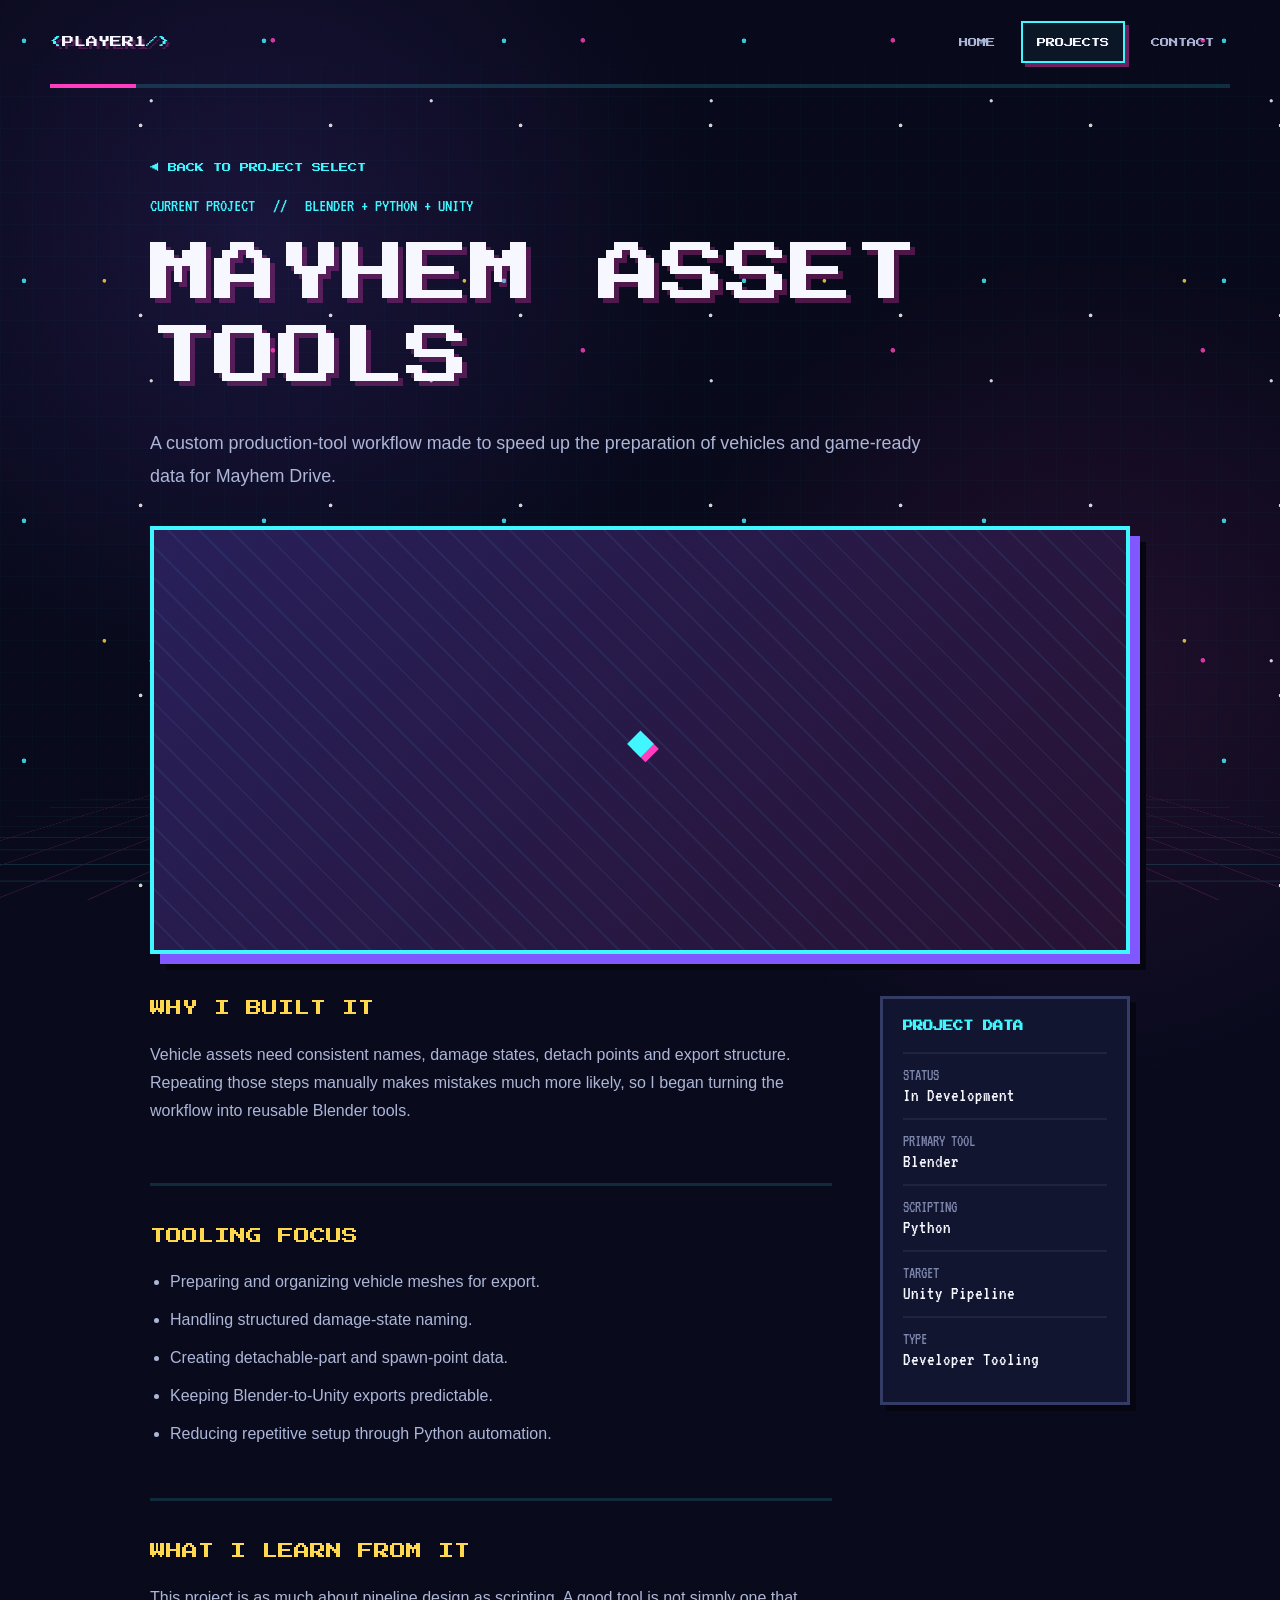
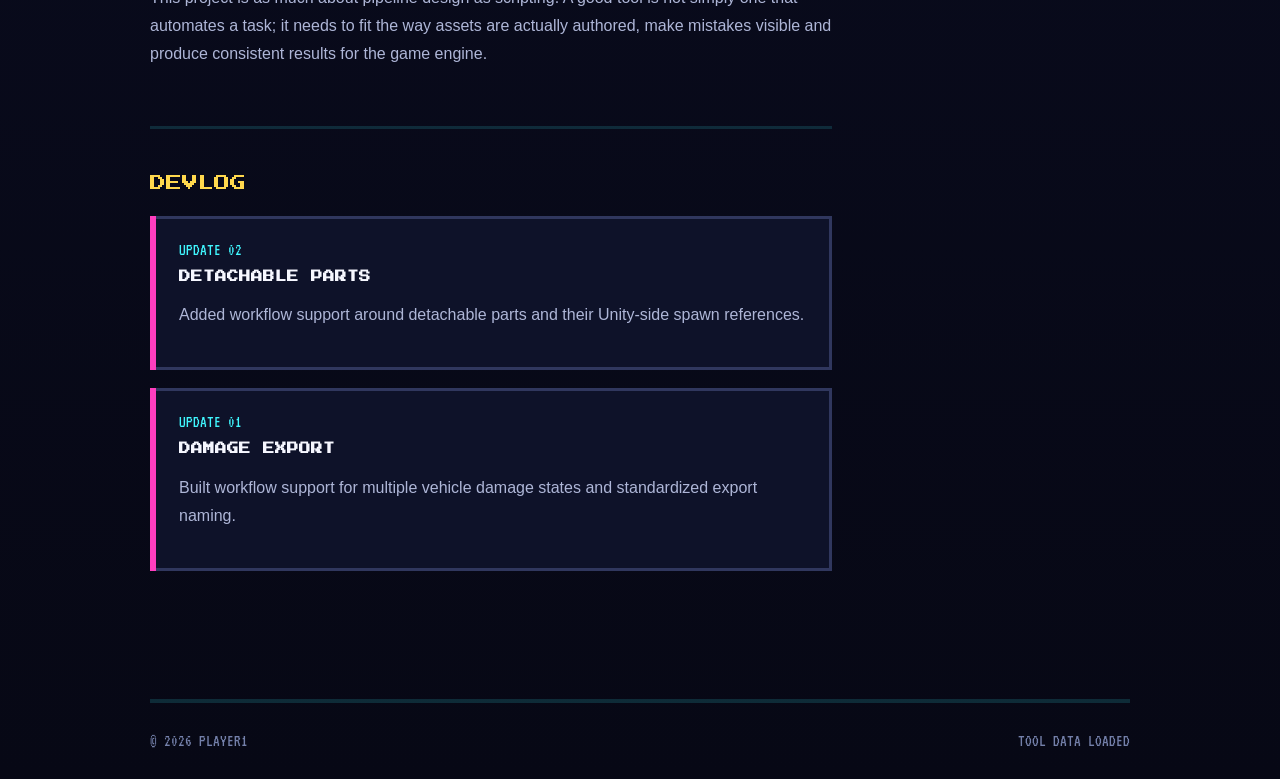
<file: project-mayhem-tools.html>
<!DOCTYPE html>
<html lang="en">
<head>
  <meta charset="UTF-8" />
  <meta name="viewport" content="width=device-width, initial-scale=1.0" />
  <meta name="description" content="Mayhem Asset Tools project write-up" />
  <title>PLAYER1 | Mayhem Asset Tools</title>
  <link rel="stylesheet" href="styles.css" />
</head>
<body>
  <div class="pixel-stars" aria-hidden="true"></div>
  <header class="site-header">
  <a class="logo" href="index.html"><span class="logo-bracket">&lt;</span>PLAYER1<span class="logo-bracket">/&gt;</span></a>
  <button class="menu-toggle" aria-label="Toggle navigation" aria-expanded="false">MENU</button>
  <nav class="site-nav">
    <a href="index.html">HOME</a>
    <a class="active" href="projects.html">PROJECTS</a>
    <a href="contact.html">CONTACT</a>
  </nav>
</header>

  <main class="article-shell project-article">
    <a class="pixel-link" href="projects.html">◀ BACK TO PROJECT SELECT</a>
    <div class="article-kicker"><span>CURRENT PROJECT</span><span>//</span><span>BLENDER + PYTHON + UNITY</span></div>
    <h1>Mayhem Asset Tools</h1>
    <p class="article-lede">A custom production-tool workflow made to speed up the preparation of vehicles and game-ready data for Mayhem Drive.</p>

    <div class="article-hero"><div class="project-placeholder" style="min-height: 420px;"><span>◆</span></div></div>

    <div class="article-layout">
      <article class="article-main">
        <section class="article-section">
          <h2>WHY I BUILT IT</h2>
          <p>Vehicle assets need consistent names, damage states, detach points and export structure. Repeating those steps manually makes mistakes much more likely, so I began turning the workflow into reusable Blender tools.</p>
        </section>

        <section class="article-section">
          <h2>TOOLING FOCUS</h2>
          <ul>
            <li>Preparing and organizing vehicle meshes for export.</li>
            <li>Handling structured damage-state naming.</li>
            <li>Creating detachable-part and spawn-point data.</li>
            <li>Keeping Blender-to-Unity exports predictable.</li>
            <li>Reducing repetitive setup through Python automation.</li>
          </ul>
        </section>

        <section class="article-section">
          <h2>WHAT I LEARN FROM IT</h2>
          <p>This project is as much about pipeline design as scripting. A good tool is not simply one that automates a task; it needs to fit the way assets are actually authored, make mistakes visible and produce consistent results for the game engine.</p>
        </section>

        <section class="devlog">
          <h2>DEVLOG</h2>

          <article class="devlog-entry" data-order="2">
            <time>UPDATE 02</time>
            <h3>DETACHABLE PARTS</h3>
            <p>Added workflow support around detachable parts and their Unity-side spawn references.</p>

            <!-- Optional devlog picture(s).
                 Put the image file inside IMG/ and uncomment this block.
            <div class="devlog-media">
              <figure>
                <img src="IMG/your-devlog-image.png" alt="Describe what is shown in the devlog image">
                <figcaption>Optional image caption.</figcaption>
              </figure>
            </div>
            -->
          </article>

          <article class="devlog-entry" data-order="1">
            <time>UPDATE 01</time>
            <h3>DAMAGE EXPORT</h3>
            <p>Built workflow support for multiple vehicle damage states and standardized export naming.</p>

            <!-- Optional devlog picture(s).
                 Put the image file inside IMG/ and uncomment this block.
            <div class="devlog-media">
              <figure>
                <img src="IMG/your-devlog-image.png" alt="Describe what is shown in the devlog image">
                <figcaption>Optional image caption.</figcaption>
              </figure>
            </div>
            -->
          </article>
        </section>
      </article>

      <aside class="project-facts">
        <h3>PROJECT DATA</h3>
        <div class="fact"><small>STATUS</small><strong>In Development</strong></div>
        <div class="fact"><small>PRIMARY TOOL</small><strong>Blender</strong></div>
        <div class="fact"><small>SCRIPTING</small><strong>Python</strong></div>
        <div class="fact"><small>TARGET</small><strong>Unity Pipeline</strong></div>
        <div class="fact"><small>TYPE</small><strong>Developer Tooling</strong></div>
      </aside>
    </div>
  </main>

  <footer class="site-footer article-shell"><span>© 2026 PLAYER1</span><span>TOOL DATA LOADED</span></footer>
  <script src="script.js"></script>
</body>
</html>
</file>
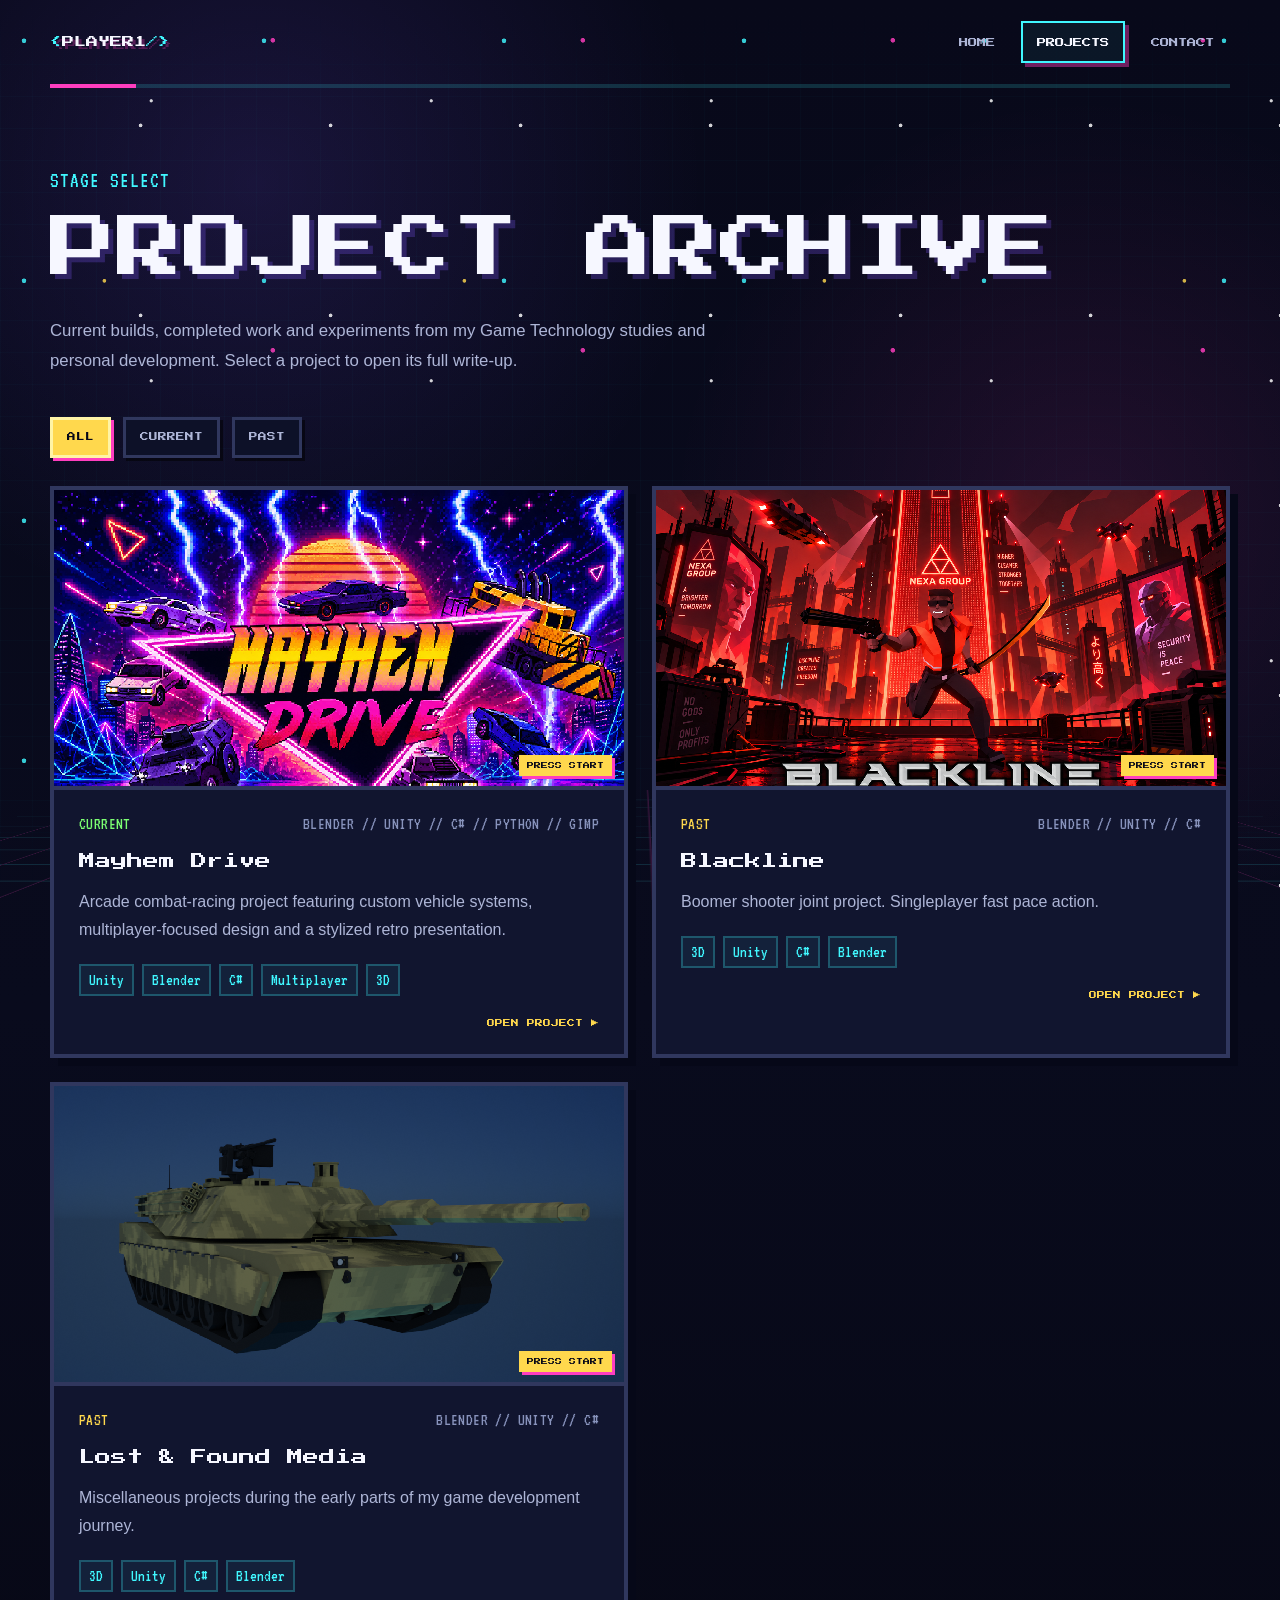
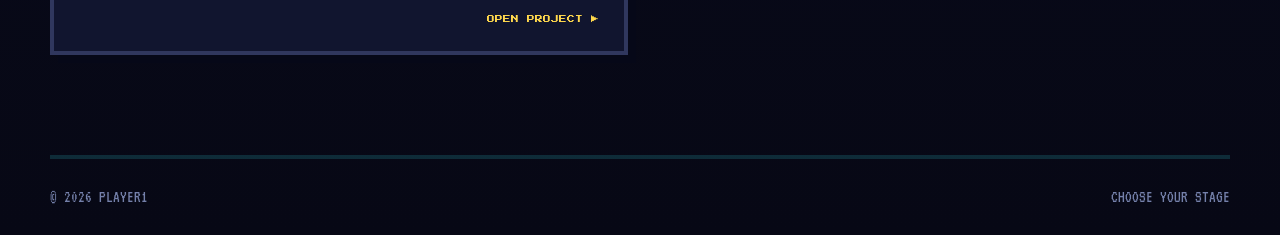
<file: projects.html>
﻿<!DOCTYPE html>
<html lang="en">
<head>
  <meta charset="UTF-8" />
  <meta name="viewport" content="width=device-width, initial-scale=1.0" />
  <meta name="description" content="Game Technology student projects" />
  <title>PLAYER1 | Projects</title>
  <link rel="stylesheet" href="styles.css" />
</head>
<body>
  <div class="pixel-stars" aria-hidden="true"></div>
  <header class="site-header">
  <a class="logo" href="index.html"><span class="logo-bracket">&lt;</span>PLAYER1<span class="logo-bracket">/&gt;</span></a>
  <button class="menu-toggle" aria-label="Toggle navigation" aria-expanded="false">MENU</button>
  <nav class="site-nav">
    <a href="index.html">HOME</a>
    <a class="active" href="projects.html">PROJECTS</a>
    <a href="contact.html">CONTACT</a>
  </nav>
</header>

  <main class="page-shell page-content">
    <section class="page-title">
      <p class="eyebrow">STAGE SELECT</p>
      <h1>PROJECT ARCHIVE</h1>
      <p>Current builds, completed work and experiments from my Game Technology studies and personal development. Select a project to open its full write-up.</p>
    </section>

    <section class="project-filter" aria-label="Filter projects">
      <button class="filter-btn active" data-filter="all">ALL</button>
      <button class="filter-btn" data-filter="current">CURRENT</button>
      <button class="filter-btn" data-filter="past">PAST</button>
    </section>

    <section class="project-grid">
        <a class="project-card" data-category="current" href="project-mayhem-drive.html">
            <div class="project-image"><img class="pixel-art" src="IMG/mayhem-drive.png" alt="Mayhem Drive artwork" /></div>
            <div class="project-body">
                <div class="project-meta"><span class="project-status current">CURRENT</span><span>BLENDER // UNITY // C# // PYTHON // GIMP</span></div>
                <h2>Mayhem Drive</h2>
                <p>Arcade combat-racing project featuring custom vehicle systems, multiplayer-focused design and a stylized retro presentation.</p>
                <div class="tag-row"><span>Unity</span><span>Blender</span><span>C#</span><span>Multiplayer</span><span>3D</span></div>
                <div class="project-open">OPEN PROJECT <span>▶</span></div>
            </div>
        </a>

        <a class="project-card" data-category="past" href="project-blackline.html">
          <div class="project-image"><img class="pixel-art" src="IMG/blackline-cover1.png" alt="Blackline artwork" /></div>
          <div class="project-body">
            <div class="project-meta"><span class="project-status past">PAST</span><span>BLENDER // UNITY // C#</span></div>
            <h2>Blackline</h2>
            <p>Boomer shooter joint project. Singleplayer fast pace action.</p>
            <div class="tag-row"><span>3D</span><span>Unity</span><span>C#</span><span>Blender</span></div>
            <div class="project-open">OPEN PROJECT <span>▶</span></div>
          </div>
        </a>

        <a class="project-card" data-category="past" href="project-misc.html">
          <div class="project-image"><img class="pixel-art" src="IMG/mobile-shooter-tank1.png" alt="Misc artwork" /></div>
          <div class="project-body">
            <div class="project-meta"><span class="project-status past">PAST</span><span>BLENDER // UNITY // C#</span></div>
            <h2>Lost & Found Media</h2>
            <p>Miscellaneous projects during the early parts of my game development journey.</p>
            <div class="tag-row"><span>3D</span><span>Unity</span><span>C#</span><span>Blender</span></div>
            <div class="project-open">OPEN PROJECT <span>▶</span></div>
          </div>
        </a>

        <!--
    <a class="project-card" data-category="past" href="project-template.html">
      <div class="project-image"><div class="project-placeholder"><span>+</span></div></div>
      <div class="project-body">
        <div class="project-meta"><span class="project-status past">PAST</span><span>GAME PROJECT</span></div>
        <h2>Project Title</h2>
        <p>Duplicate the included project template for any previous school, personal or team project you want to showcase.</p>
        <div class="tag-row"><span>Game Dev</span><span>Teamwork</span><span>Prototype</span></div>
        <div class="project-open">OPEN TEMPLATE <span>▶</span></div>
      </div>
    </a>

    <a class="project-card" data-category="past" href="project-template.html">
      <div class="project-image"><div class="project-placeholder"><span>▲</span></div></div>
      <div class="project-body">
        <div class="project-meta"><span class="project-status past">PAST</span><span>EXPERIMENT</span></div>
        <h2>Another Project</h2>
        <p>Use this slot for a technical experiment, 3D scene, game jam, coursework project or another piece of work worth showing.</p>
        <div class="tag-row"><span>Unity</span><span>3D</span><span>Design</span></div>
        <div class="project-open">OPEN TEMPLATE <span>▶</span></div>
      </div>
    </a>
          -->
    </section>
  </main>

  <footer class="site-footer page-shell"><span>© 2026 PLAYER1</span><span>CHOOSE YOUR STAGE</span></footer>
  <script src="script.js"></script>
</body>
</html>
</file>
<file: styles.css>
@import url("https://fonts.googleapis.com/css2?family=Press+Start+2P&family=VT323&display=swap");

* { box-sizing: border-box; }

:root {
  --bg: #08091a;
  --panel: #11152f;
  --text: #f6f7ff;
  --muted: #aeb6d7;
  --cyan: #40f7ff;
  --pink: #ff3ebf;
  --yellow: #ffd84d;
  --green: #7cff72;
  --purple: #8158ff;
  --pixel-font: "Press Start 2P", "Courier New", monospace;
  --arcade-font: "VT323", "Courier New", monospace;
  --body-font: Inter, Arial, Helvetica, sans-serif;
}

html { scroll-behavior: smooth; }

body {
  margin: 0;
  min-height: 100vh;
  color: var(--text);
  font-family: var(--body-font);
  background:
    radial-gradient(circle at 20% 10%, rgba(129, 88, 255, .14), transparent 28rem),
    radial-gradient(circle at 85% 28%, rgba(255, 62, 191, .10), transparent 26rem),
    linear-gradient(180deg, #08091a 0%, #090b1d 55%, #070815 100%);
  overflow-x: hidden;
}

body::before {
  content: "";
  position: fixed;
  inset: 0;
  pointer-events: none;
  z-index: -2;
  opacity: .42;
  background-image:
    linear-gradient(rgba(64,247,255,.055) 1px, transparent 1px),
    linear-gradient(90deg, rgba(64,247,255,.055) 1px, transparent 1px);
  background-size: 32px 32px;
  mask-image: linear-gradient(to bottom, transparent 0%, #000 12%, #000 88%, transparent 100%);
}

body::after {
  content: "";
  position: fixed;
  left: 0;
  right: 0;
  bottom: 0;
  height: 34vh;
  pointer-events: none;
  z-index: -1;
  opacity: .18;
  background:
    repeating-linear-gradient(90deg, transparent 0 63px, var(--pink) 64px 65px),
    repeating-linear-gradient(0deg, transparent 0 31px, var(--cyan) 32px 33px);
  transform: perspective(520px) rotateX(64deg) scale(1.45);
  transform-origin: bottom;
}

a { color: inherit; text-decoration: none; }
button, a { -webkit-tap-highlight-color: transparent; }
img { max-width: 100%; }

.page-shell {
  width: min(1180px, calc(100% - 40px));
  margin-inline: auto;
}

.pixel-stars {
  position: fixed;
  inset: 0;
  z-index: -3;
  pointer-events: none;
  opacity: .82;
  background-image:
    radial-gradient(circle at 10% 17%, var(--cyan) 0 2px, transparent 2.6px),
    radial-gradient(circle at 88% 13%, var(--pink) 0 2px, transparent 2.6px),
    radial-gradient(circle at 74% 66%, white 0 1.5px, transparent 2.2px),
    radial-gradient(circle at 29% 78%, var(--yellow) 0 1.5px, transparent 2.2px),
    radial-gradient(circle at 54% 36%, white 0 1.2px, transparent 2px);
  background-size: 240px 240px, 310px 310px, 190px 190px, 360px 360px, 280px 280px;
}

/* Header */
.site-header {
  width: min(1180px, calc(100% - 40px));
  margin: 0 auto;
  min-height: 88px;
  display: flex;
  align-items: center;
  justify-content: space-between;
  position: relative;
  z-index: 20;
  border-bottom: 4px solid rgba(64,247,255,.16);
}

.site-header::after {
  content: "";
  position: absolute;
  left: 0;
  bottom: -4px;
  width: 86px;
  height: 4px;
  background: var(--pink);
}

.logo {
  font-family: var(--pixel-font);
  font-size: .76rem;
  line-height: 1.5;
  text-shadow: 3px 3px 0 rgba(255,62,191,.28);
}

.logo-bracket { color: var(--cyan); }

.site-nav {
  display: flex;
  gap: 10px;
  align-items: center;
}

.site-nav a,
.menu-toggle {
  font-family: var(--pixel-font);
  font-size: .58rem;
  line-height: 1.5;
}

.site-nav a {
  color: var(--muted);
  padding: 13px 14px 12px;
  border: 2px solid transparent;
}

.site-nav a:hover,
.site-nav a.active {
  color: var(--text);
  border-color: var(--cyan);
  background: rgba(64,247,255,.06);
  box-shadow: 4px 4px 0 rgba(255,62,191,.42);
}

.menu-toggle {
  display: none;
  color: var(--text);
  background: var(--panel);
  border: 2px solid var(--cyan);
  padding: 10px 12px;
  cursor: pointer;
}

/* Typography */
.eyebrow {
  margin: 0 0 16px;
  color: var(--cyan);
  font-family: var(--arcade-font);
  font-size: 1.35rem;
  letter-spacing: 1px;
}

.hero h1,
.page-title h1,
.contact-copy h1,
.project-article h1 {
  margin: 0;
  font-family: var(--pixel-font);
  font-weight: 400;
  text-transform: uppercase;
  color: var(--text);
}

.hero h1 {
  font-size: clamp(2rem, 4.5vw, 4.65rem);
  line-height: 1.25;
  max-width: 770px;
  text-shadow: 5px 5px 0 rgba(255,62,191,.26);
}

.hero h1 span {
  display: block;
  color: var(--yellow);
  text-shadow: 4px 4px 0 rgba(255,62,191,.34);
}

.page-title h1,
.contact-copy h1 {
  font-size: clamp(2rem, 5.2vw, 4.7rem);
  line-height: 1.25;
  text-shadow: 5px 5px 0 rgba(129,88,255,.26);
}

.section-heading h2,
.project-body h2,
.article-section h2,
.devlog h2 {
  font-family: var(--pixel-font);
  font-weight: 400;
}

.hero-text,
.page-title > p:last-child,
.contact-copy > p,
.tech-card p,
.project-body p,
.article-section p,
.article-section li,
.devlog-entry p {
  color: var(--muted);
  line-height: 1.75;
}

.hero-text,
.page-title > p:last-child,
.contact-copy > p {
  font-size: 1.05rem;
  max-width: 700px;
}

/* Buttons */
.pixel-button {
  display: inline-flex;
  align-items: center;
  justify-content: center;
  min-height: 52px;
  padding: 0 20px;
  color: var(--text);
  font-family: var(--pixel-font);
  font-size: .63rem;
  line-height: 1.4;
  border: 3px solid var(--cyan);
  background: #0b1230;
  box-shadow: 5px 5px 0 var(--purple), 8px 8px 0 rgba(0,0,0,.55);
  transition: transform .12s ease, box-shadow .12s ease;
}

.pixel-button:hover {
  transform: translate(3px, 3px);
  box-shadow: 2px 2px 0 var(--purple), 4px 4px 0 rgba(0,0,0,.55);
}

.pixel-button.primary {
  color: #070818;
  background: var(--cyan);
  border-color: #d9fdff;
  box-shadow: 5px 5px 0 var(--pink), 8px 8px 0 rgba(0,0,0,.55);
}

.pixel-link {
  display: inline-flex;
  align-items: center;
  gap: 10px;
  color: var(--cyan);
  font-family: var(--pixel-font);
  font-size: .58rem;
  line-height: 1.5;
}

.pixel-link:hover { color: var(--yellow); }

/* Home */
.hero {
  min-height: calc(100vh - 88px);
  display: grid;
  grid-template-columns: 1.08fr .92fr;
  gap: 70px;
  align-items: center;
  padding-block: 70px 86px;
}

.hero-text { margin: 30px 0 28px; }

.hero-actions {
  display: flex;
  gap: 16px;
  flex-wrap: wrap;
  margin-bottom: 34px;
}

.status-bar {
  display: flex;
  flex-wrap: wrap;
  gap: 16px;
  color: #7d87ac;
  font-family: var(--arcade-font);
  font-size: 1.15rem;
  letter-spacing: 1px;
}

.status-bar span {
  border-left: 3px solid rgba(129,88,255,.7);
  padding-left: 10px;
}

.status-bar span:first-child {
  color: var(--green);
  border-color: var(--green);
}

.status-bar i {
  display: inline-block;
  width: 8px;
  height: 8px;
  margin-right: 7px;
  background: var(--green);
  box-shadow: 0 0 12px var(--green);
}

.hero-console {
  display: flex;
  justify-content: center;
}

.console-window,
.contact-panel {
  width: 100%;
  max-width: 470px;
  position: relative;
  border: 4px solid var(--cyan);
  background: linear-gradient(180deg, #11162f, #0c1026);
  box-shadow: 10px 10px 0 var(--purple), 16px 16px 0 rgba(0,0,0,.45);
}

.console-window::before,
.contact-panel::before {
  content: "";
  position: absolute;
  inset: 7px;
  border: 2px solid rgba(255,62,191,.26);
  pointer-events: none;
}

.window-top {
  position: relative;
  z-index: 2;
  display: flex;
  justify-content: space-between;
  gap: 20px;
  background: var(--cyan);
  color: #06091a;
  font-family: var(--pixel-font);
  font-size: .52rem;
  line-height: 1.5;
  padding: 11px 12px 10px;
  border-bottom: 4px solid var(--purple);
}

.avatar-grid {
  position: relative;
  z-index: 1;
  min-height: 300px;
  display: grid;
  place-items: center;
  padding: 28px;
  background:
    radial-gradient(circle at center, rgba(129,88,255,.22), transparent 58%),
    linear-gradient(rgba(64,247,255,.04), rgba(255,62,191,.05));
  border-bottom: 2px solid rgba(64,247,255,.22);
}

.avatar-grid::before {
  content: "";
  position: absolute;
  inset: 22px;
  border: 3px solid rgba(255,216,77,.35);
  opacity: .9;
  pointer-events: none;
}

.profile-picture {
  position: relative;
  z-index: 2;
  width: min(250px, 75%);
  aspect-ratio: 1;
  object-fit: cover;
  image-rendering: pixelated;
  border: 4px solid var(--yellow);
  box-shadow: 6px 6px 0 var(--pink), -6px -6px 0 var(--purple);
}

.player-nameplate {
  position: absolute;
  z-index: 3;
  left: 50%;
  bottom: 12px;
  transform: translateX(-50%);
  width: max-content;
  max-width: calc(100% - 40px);
  padding: 8px 12px;
  color: #070818;
  background: var(--yellow);
  font-family: var(--pixel-font);
  font-size: .48rem;
  line-height: 1.5;
  box-shadow: 4px 4px 0 var(--pink);
}

.stat-list {
  position: relative;
  z-index: 2;
  padding: 22px 22px 10px;
}

.stat {
  display: grid;
  grid-template-columns: 118px 1fr;
  align-items: center;
  gap: 14px;
  margin-bottom: 13px;
}

.stat > span {
  color: #d9ddf0;
  font-family: var(--arcade-font);
  font-size: 1.05rem;
}

.meter {
  height: 15px;
  padding: 2px;
  background: #060818;
  border: 2px solid rgba(255,255,255,.18);
}

.meter b {
  height: 100%;
  display: block;
  background: repeating-linear-gradient(90deg, var(--cyan) 0 12px, transparent 12px 15px);
}

.console-message,
.contact-terminal {
  position: relative;
  z-index: 2;
  margin: 8px 22px 22px;
  padding: 15px;
  color: var(--green);
  background: #080b1a;
  border: 2px solid rgba(124,255,114,.38);
  font-family: var(--arcade-font);
  font-size: 1.08rem;
  line-height: 1.35;
}

.skills-section { padding: 76px 0 112px; }

.section-heading {
  display: flex;
  gap: 18px;
  align-items: flex-start;
  margin-bottom: 32px;
}

.section-heading > span {
  color: var(--pink);
  font-family: var(--pixel-font);
  font-size: 1.1rem;
}

.section-heading h2 {
  margin: 0;
  font-size: clamp(1.2rem, 3vw, 2.2rem);
  line-height: 1.35;
}

.skill-grid {
  display: grid;
  grid-template-columns: repeat(4, 1fr);
  gap: 16px;
}

.tech-card {
  min-height: 235px;
  position: relative;
  padding: 25px;
  border: 3px solid #31385f;
  background: linear-gradient(135deg, rgba(64,247,255,.035), transparent 45%), var(--panel);
  box-shadow: 6px 6px 0 #090b1b;
}

.tech-card::after {
  content: "";
  position: absolute;
  top: -3px;
  left: 18px;
  width: 46px;
  height: 3px;
  background: var(--pink);
}

.tech-card:hover {
  border-color: var(--cyan);
  transform: translateY(-4px);
}

.card-id {
  color: var(--pink);
  font-family: var(--arcade-font);
  font-size: 1.1rem;
}

.tech-card h3 {
  margin: 42px 0 15px;
  font-family: var(--pixel-font);
  font-size: .8rem;
  line-height: 1.5;
}

.tech-card p {
  margin: 0;
  font-size: .93rem;
}

/* Projects */
.page-content {
  min-height: calc(100vh - 160px);
  padding: 82px 0 100px;
}

.page-title { margin-bottom: 42px; }
.page-title > p:last-child { margin-top: 26px; }

.project-filter {
  display: flex;
  flex-wrap: wrap;
  gap: 12px;
  margin-bottom: 28px;
}

.filter-btn {
  color: var(--muted);
  background: #0d1128;
  border: 3px solid #30375e;
  padding: 11px 14px;
  cursor: pointer;
  font-family: var(--pixel-font);
  font-size: .54rem;
  line-height: 1.5;
  box-shadow: 3px 3px 0 rgba(0,0,0,.5);
}

.filter-btn:hover,
.filter-btn.active {
  color: #070818;
  background: var(--yellow);
  border-color: #fff4a6;
  box-shadow: 3px 3px 0 var(--pink);
}

.project-grid {
  display: grid;
  grid-template-columns: repeat(2, minmax(0, 1fr));
  gap: 24px;
}

.project-card {
  display: block;
  overflow: hidden;
  position: relative;
  border: 4px solid #30375e;
  background: var(--panel);
  box-shadow: 8px 8px 0 #060818;
  transition: transform .14s ease, border-color .14s ease, box-shadow .14s ease;
}

.project-card:hover {
  transform: translate(-3px, -3px);
  border-color: var(--cyan);
  box-shadow: 8px 8px 0 var(--purple), 12px 12px 0 #060818;
}

.project-card.hidden { display: none; }

.project-image {
  position: relative;
  height: 300px;
  overflow: hidden;
  display: grid;
  place-items: center;
  background: #090c20;
  border-bottom: 4px solid #30375e;
}

.project-card:hover .project-image { border-bottom-color: var(--cyan); }

.project-image img {
  width: 100%;
  height: 100%;
  object-fit: cover;
  display: block;
  image-rendering: auto;
}

.project-image img.pixel-art { image-rendering: pixelated; }

.project-image::after {
  content: "PRESS START";
  position: absolute;
  right: 12px;
  bottom: 10px;
  padding: 7px 8px;
  color: #070818;
  background: var(--yellow);
  font-family: var(--pixel-font);
  font-size: .43rem;
  box-shadow: 3px 3px 0 var(--pink);
}

.project-placeholder {
  width: 100%;
  height: 100%;
  display: grid;
  place-items: center;
  background:
    linear-gradient(135deg, rgba(129,88,255,.26), rgba(255,62,191,.12)),
    repeating-linear-gradient(45deg, transparent 0 20px, rgba(64,247,255,.07) 20px 22px);
}

.project-placeholder span {
  color: var(--cyan);
  font-family: var(--pixel-font);
  font-size: 2.2rem;
  text-shadow: 5px 5px 0 var(--pink);
}

.project-body { padding: 25px; }

.project-meta {
  display: flex;
  justify-content: space-between;
  gap: 16px;
  margin-bottom: 17px;
  color: #8893bc;
  font-family: var(--arcade-font);
  font-size: 1.06rem;
  letter-spacing: .4px;
}

.project-status.current { color: var(--green); }
.project-status.past { color: var(--yellow); }

.project-body h2 {
  margin: 0 0 15px;
  font-size: 1rem;
  line-height: 1.5;
}

.project-body p { margin: 0 0 20px; }

.tag-row {
  display: flex;
  flex-wrap: wrap;
  gap: 8px;
}

.tag-row span {
  color: var(--cyan);
  background: rgba(64,247,255,.05);
  border: 2px solid rgba(64,247,255,.25);
  padding: 6px 8px;
  font-family: var(--arcade-font);
  font-size: 1.05rem;
}

.project-open {
  display: flex;
  justify-content: flex-end;
  align-items: center;
  gap: 8px;
  margin-top: 22px;
  color: var(--yellow);
  font-family: var(--pixel-font);
  font-size: .48rem;
  line-height: 1.5;
}

/* Blog/project detail */
.article-shell {
  width: min(980px, calc(100% - 40px));
  margin-inline: auto;
}

.project-article { padding: 70px 0 110px; }

.article-kicker {
  display: flex;
  flex-wrap: wrap;
  gap: 10px 18px;
  margin: 20px 0 18px;
  color: var(--cyan);
  font-family: var(--arcade-font);
  font-size: 1.15rem;
}

.project-article h1 {
  font-size: clamp(2rem, 5vw, 4.2rem);
  line-height: 1.3;
  text-shadow: 5px 5px 0 rgba(255,62,191,.28);
}

.article-lede {
  max-width: 800px;
  margin: 28px 0 34px;
  color: var(--muted);
  font-size: 1.12rem;
  line-height: 1.8;
}

.article-hero {
  margin: 34px 0 42px;
  border: 4px solid var(--cyan);
  background: #090c20;
  box-shadow: 10px 10px 0 var(--purple), 16px 16px 0 #050610;
}

.article-hero img {
  width: 100%;
  max-height: 620px;
  object-fit: cover;
  display: block;
}

.article-layout {
  display: grid;
  grid-template-columns: minmax(0, 1fr) 250px;
  gap: 48px;
  align-items: start;
}

.article-main { min-width: 0; }

.article-section {
  padding: 0 0 40px;
  margin-bottom: 38px;
  border-bottom: 3px solid rgba(64,247,255,.14);
}

.article-section h2,
.devlog h2 {
  margin: 0 0 20px;
  color: var(--yellow);
  font-size: 1rem;
  line-height: 1.55;
}

.article-section p { margin: 0 0 18px; }
.article-section ul { margin: 0; padding-left: 20px; }
.article-section li { margin-bottom: 10px; }

.project-facts {
  position: sticky;
  top: 28px;
  padding: 20px;
  border: 3px solid #343b64;
  background: var(--panel);
  box-shadow: 6px 6px 0 #050611;
}

.project-facts h3 {
  margin: 0 0 18px;
  color: var(--cyan);
  font-family: var(--pixel-font);
  font-size: .65rem;
  line-height: 1.5;
}

.fact {
  padding: 13px 0;
  border-top: 2px solid rgba(255,255,255,.06);
}

.fact small {
  display: block;
  color: #7d87ac;
  font-family: var(--arcade-font);
  font-size: 1rem;
}

.fact strong {
  display: block;
  margin-top: 3px;
  font-family: var(--arcade-font);
  font-size: 1.18rem;
  font-weight: 400;
}

.devlog { margin-top: 42px; }

.devlog-entry {
  position: relative;
  margin: 0 0 18px;
  padding: 22px 22px 22px 26px;
  border: 3px solid #30375e;
  background: #0e1229;
}

.devlog-entry::before {
  content: "";
  position: absolute;
  left: -3px;
  top: -3px;
  bottom: -3px;
  width: 6px;
  background: var(--pink);
}

.devlog-entry time {
  color: var(--cyan);
  font-family: var(--arcade-font);
  font-size: 1.05rem;
}

.devlog-entry h3 {
  margin: 8px 0 10px;
  font-family: var(--pixel-font);
  font-size: .72rem;
  line-height: 1.6;
}

/* Contact */
.contact-layout {
  display: grid;
  grid-template-columns: 1fr .82fr;
  gap: 70px;
  align-items: start;
}

.contact-copy > p { margin: 28px 0; }
.contact-terminal { margin: 34px 0 0; max-width: 560px; }
.contact-panel { max-width: none; }

.social-link {
  position: relative;
  z-index: 2;
  display: grid;
  grid-template-columns: 48px 1fr auto;
  gap: 15px;
  align-items: center;
  padding: 20px;
  border-bottom: 2px solid rgba(255,255,255,.08);
}

.social-link:hover {
  background: rgba(64,247,255,.07);
  box-shadow: inset 6px 0 0 var(--pink);
}

.social-icon {
  width: 42px;
  height: 42px;
  display: grid;
  place-items: center;
  color: #070818;
  background: var(--cyan);
  border: 3px solid #dafdff;
  font-family: var(--arcade-font);
  font-size: 1rem;
  box-shadow: 3px 3px 0 var(--purple);
}

.social-link strong {
  display: block;
  margin-bottom: 3px;
  font-family: var(--pixel-font);
  font-size: .55rem;
  line-height: 1.5;
}

.social-link small { color: var(--muted); }

.social-link b {
  color: var(--pink);
  font-family: var(--arcade-font);
  font-size: 1.8rem;
}

/* Footer */
.site-footer {
  min-height: 80px;
  border-top: 4px solid rgba(64,247,255,.15);
  display: flex;
  align-items: center;
  justify-content: space-between;
  gap: 20px;
  color: #7480aa;
  font-family: var(--arcade-font);
  font-size: 1.05rem;
}

/* Responsive */
@media (max-width: 940px) {
  .hero,
  .contact-layout,
  .article-layout {
    grid-template-columns: 1fr;
  }

  .hero { gap: 50px; }
  .hero-console { justify-content: flex-start; }
  .skill-grid { grid-template-columns: repeat(2, 1fr); }

  .project-facts {
    position: static;
    display: grid;
    grid-template-columns: repeat(2, 1fr);
    gap: 0 18px;
  }

  .project-facts h3 { grid-column: 1 / -1; }
}

@media (max-width: 720px) {
  .page-shell,
  .site-header,
  .article-shell {
    width: min(100% - 26px, 1180px);
  }

  .site-header { min-height: 76px; }
  .menu-toggle { display: block; }

  .site-nav {
    display: none;
    position: absolute;
    top: 70px;
    right: 0;
    min-width: 190px;
    flex-direction: column;
    align-items: stretch;
    padding: 12px;
    background: #0b0e23;
    border: 3px solid var(--cyan);
    box-shadow: 7px 7px 0 var(--purple);
  }

  .site-nav.open { display: flex; }

  .hero {
    min-height: auto;
    padding: 58px 0 78px;
  }

  .hero h1,
  .page-title h1,
  .contact-copy h1,
  .project-article h1 {
    font-size: clamp(1.65rem, 8.5vw, 2.8rem);
  }

  .hero-actions {
    flex-direction: column;
    align-items: stretch;
  }

  .pixel-button { width: 100%; }

  .status-bar {
    flex-direction: column;
    gap: 8px;
  }

  .skill-grid,
  .project-grid {
    grid-template-columns: 1fr;
  }

  .project-image { height: 240px; }
  .project-facts { grid-template-columns: 1fr; }
  .stat { grid-template-columns: 100px 1fr; }

  .social-link {
    grid-template-columns: 42px minmax(0, 1fr) auto;
  }

  .social-link small { overflow-wrap: anywhere; }

  .site-footer {
    flex-direction: column;
    align-items: flex-start;
    justify-content: center;
    padding: 18px 0;
  }
}

/* Devlog pictures / galleries */
.devlog-media {
  display: grid;
  grid-template-columns: repeat(auto-fit, minmax(210px, 1fr));
  gap: 14px;
  margin: 20px 0 6px;
}

.devlog-media figure {
  margin: 0;
  min-width: 0;
}

.devlog-media img {
  width: 100%;
  height: auto;
  max-height: 520px;
  object-fit: cover;
  display: block;
  border: 3px solid var(--cyan);
  background: #080b1a;
  box-shadow: 5px 5px 0 var(--purple);
}

.devlog-media img.pixel-art {
  image-rendering: pixelated;
}

.devlog-media figcaption {
  margin-top: 10px;
  color: #8e98bd;
  font-family: var(--arcade-font);
  font-size: 1rem;
  line-height: 1.35;
}

@media (max-width: 720px) {
  .devlog-media {
    grid-template-columns: 1fr;
  }
}



/* Before / after image comparison */
.before-after-figure {
  width: 100%;
}

.before-after {
  --position: 50%;
  position: relative;
  width: 100%;
  overflow: hidden;
  isolation: isolate;
  cursor: ew-resize;
  user-select: none;
  touch-action: none;
  border: 3px solid var(--cyan);
  background: #080b1a;
  box-shadow: 5px 5px 0 var(--purple);
}

.before-after:focus-visible {
  outline: 3px solid var(--yellow);
  outline-offset: 4px;
}

.before-after-image {
  width: 100%;
  height: auto;
  display: block;
  pointer-events: none;
}

.before-after-before {
  position: relative;
  z-index: 1;
}

.before-after-after {
  position: absolute;
  z-index: 2;
  inset: 0;
  width: 100%;
  height: 100%;
  object-fit: cover;
  clip-path: inset(0 calc(100% - var(--position)) 0 0);
}

.before-after-divider {
  position: absolute;
  z-index: 4;
  top: 0;
  bottom: 0;
  left: var(--position);
  width: 3px;
  background: var(--yellow);
  transform: translateX(-50%);
  pointer-events: none;
}

.before-after-handle {
  position: absolute;
  top: 50%;
  left: 50%;
  display: grid;
  place-items: center;
  min-width: 48px;
  min-height: 48px;
  padding: 7px;
  transform: translate(-50%, -50%);
  color: #070818;
  background: var(--yellow);
  border: 3px solid #fff4a6;
  box-shadow: 4px 4px 0 var(--pink);
  font-family: var(--arcade-font);
  font-size: 1.15rem;
}

.before-after-label {
  position: absolute;
  z-index: 3;
  top: 12px;
  padding: 7px 9px;
  color: #070818;
  background: var(--yellow);
  border: 2px solid #fff4a6;
  box-shadow: 3px 3px 0 var(--pink);
  font-family: var(--pixel-font);
  font-size: .42rem;
  line-height: 1.45;
  pointer-events: none;
}

.before-label { left: 12px; }
.after-label { right: 12px; }

.before-after.is-dragging .before-after-handle {
  transform: translate(-50%, -50%) scale(.94);
}

.before-after-figure figcaption {
  margin-top: 12px;
}

@media (max-width: 720px) {
  .before-after-handle {
    min-width: 42px;
    min-height: 42px;
    font-size: 1rem;
  }

  .before-after-label {
    top: 9px;
    font-size: .37rem;
  }

  .before-label { left: 9px; }
  .after-label { right: 9px; }
}


/* Devlog video player */
.devlog-video {
  width: 100%;
  margin: 20px 0 6px;
}

.devlog-video video {
  width: 100%;
  height: auto;
  max-height: 620px;
  display: block;
  background: #050711;
  border: 3px solid var(--cyan);
  box-shadow: 5px 5px 0 var(--purple);
}

.devlog-video figcaption {
  margin-top: 10px;
  color: #8e98bd;
  font-family: var(--arcade-font);
  font-size: 1rem;
  line-height: 1.35;
}

.devlog-video video[poster] {
  object-fit: cover;
}
</file>
